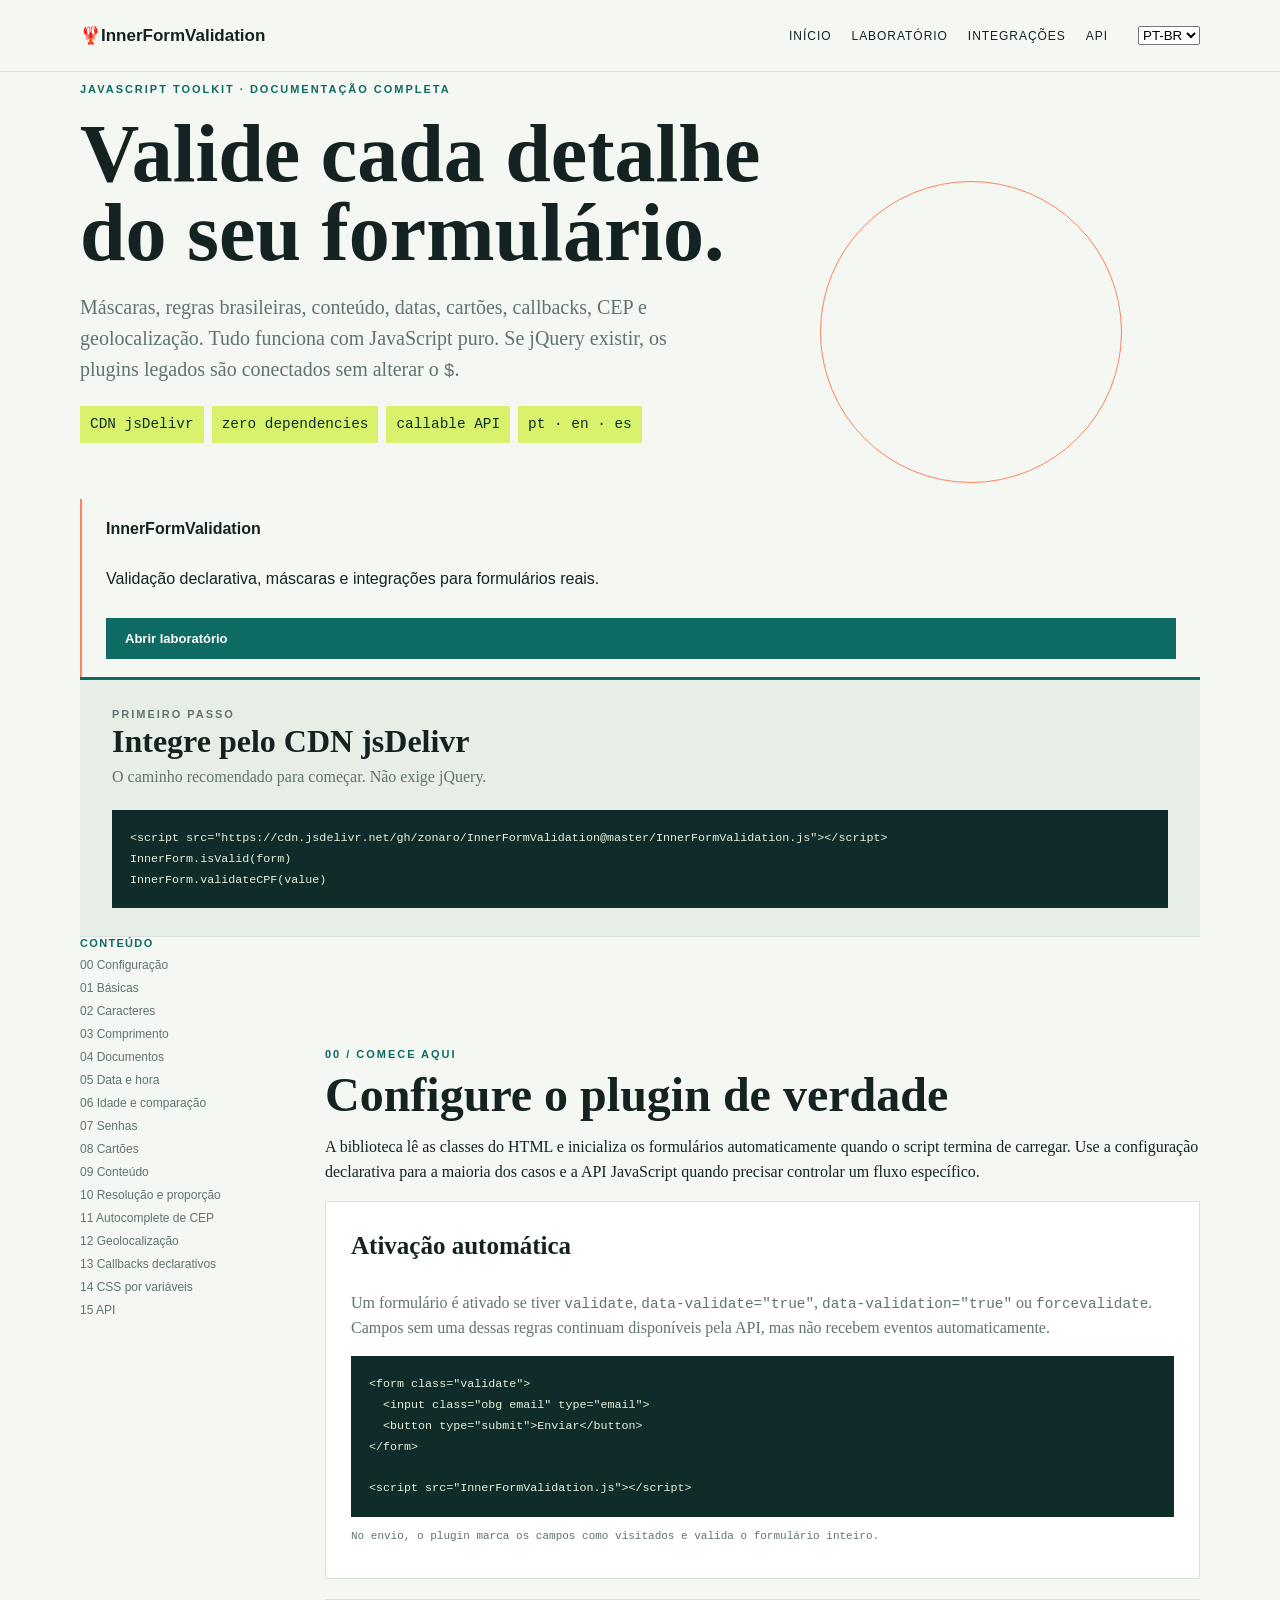
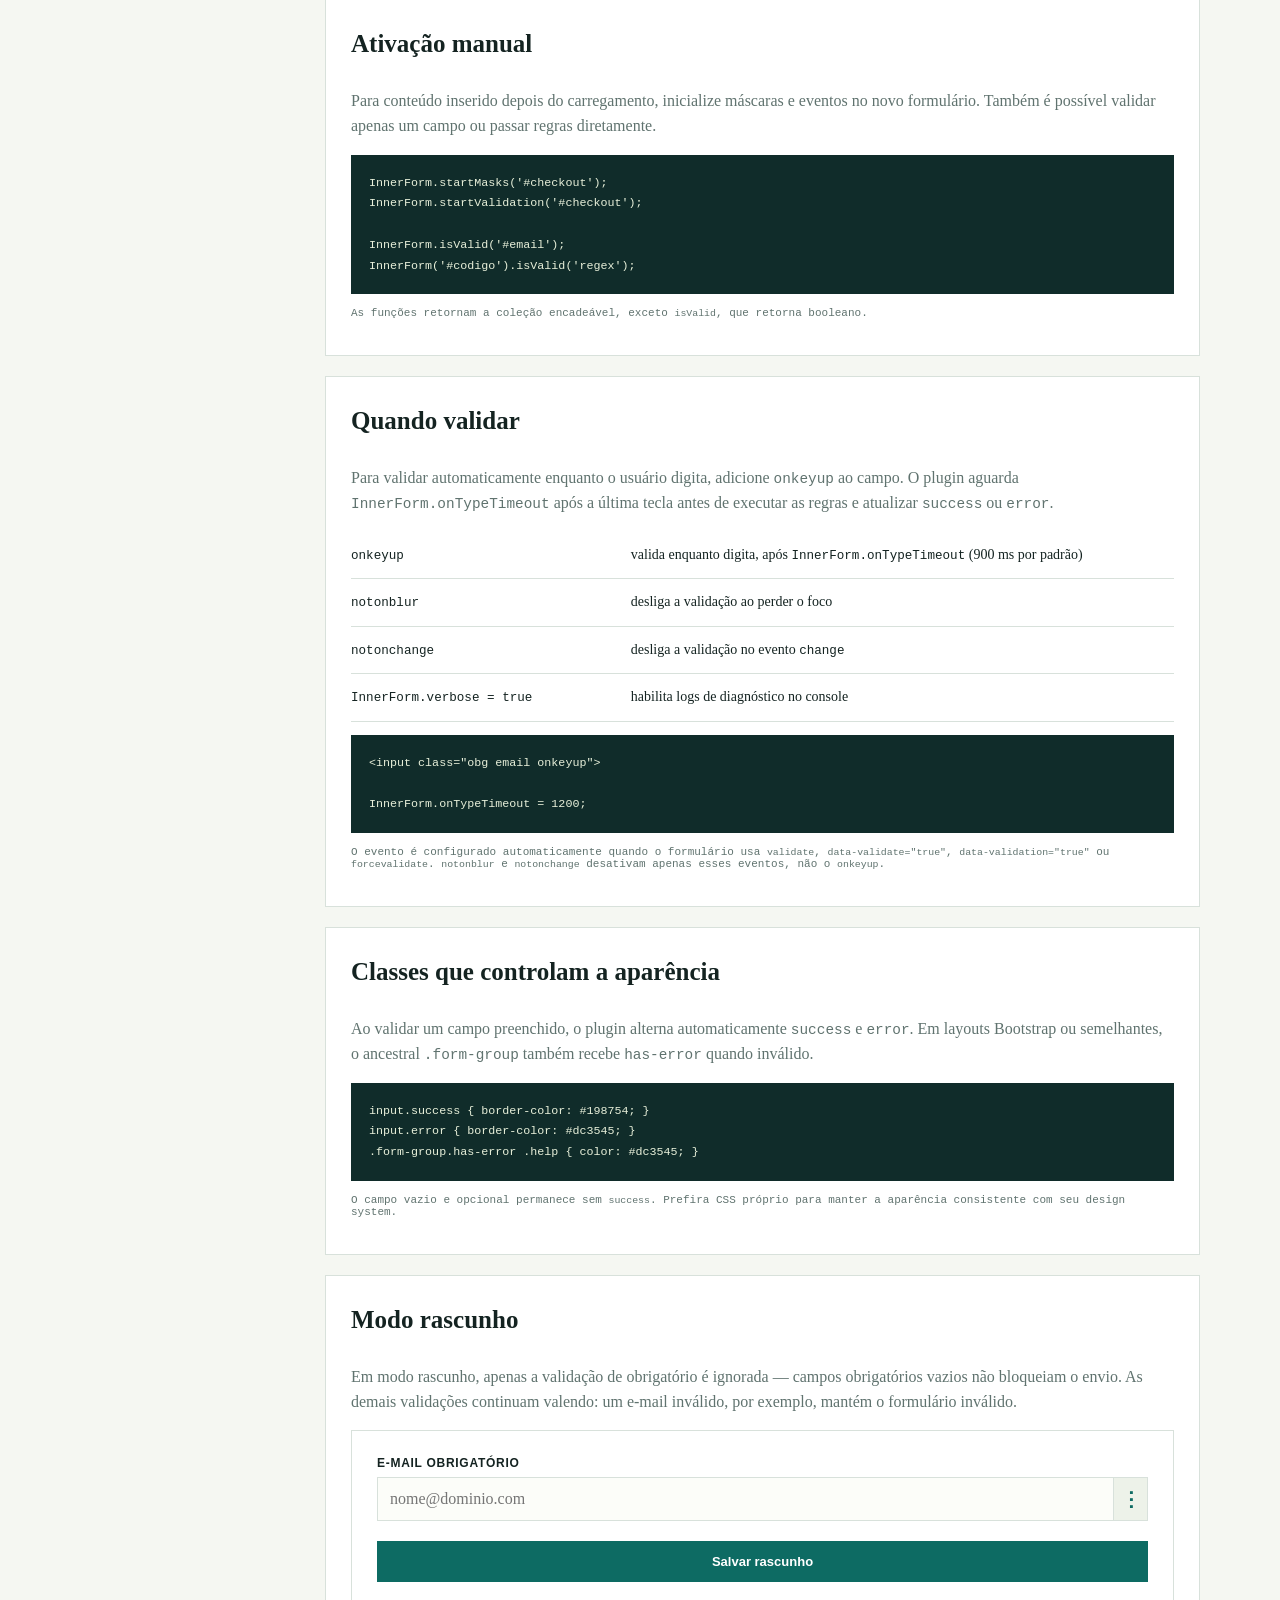
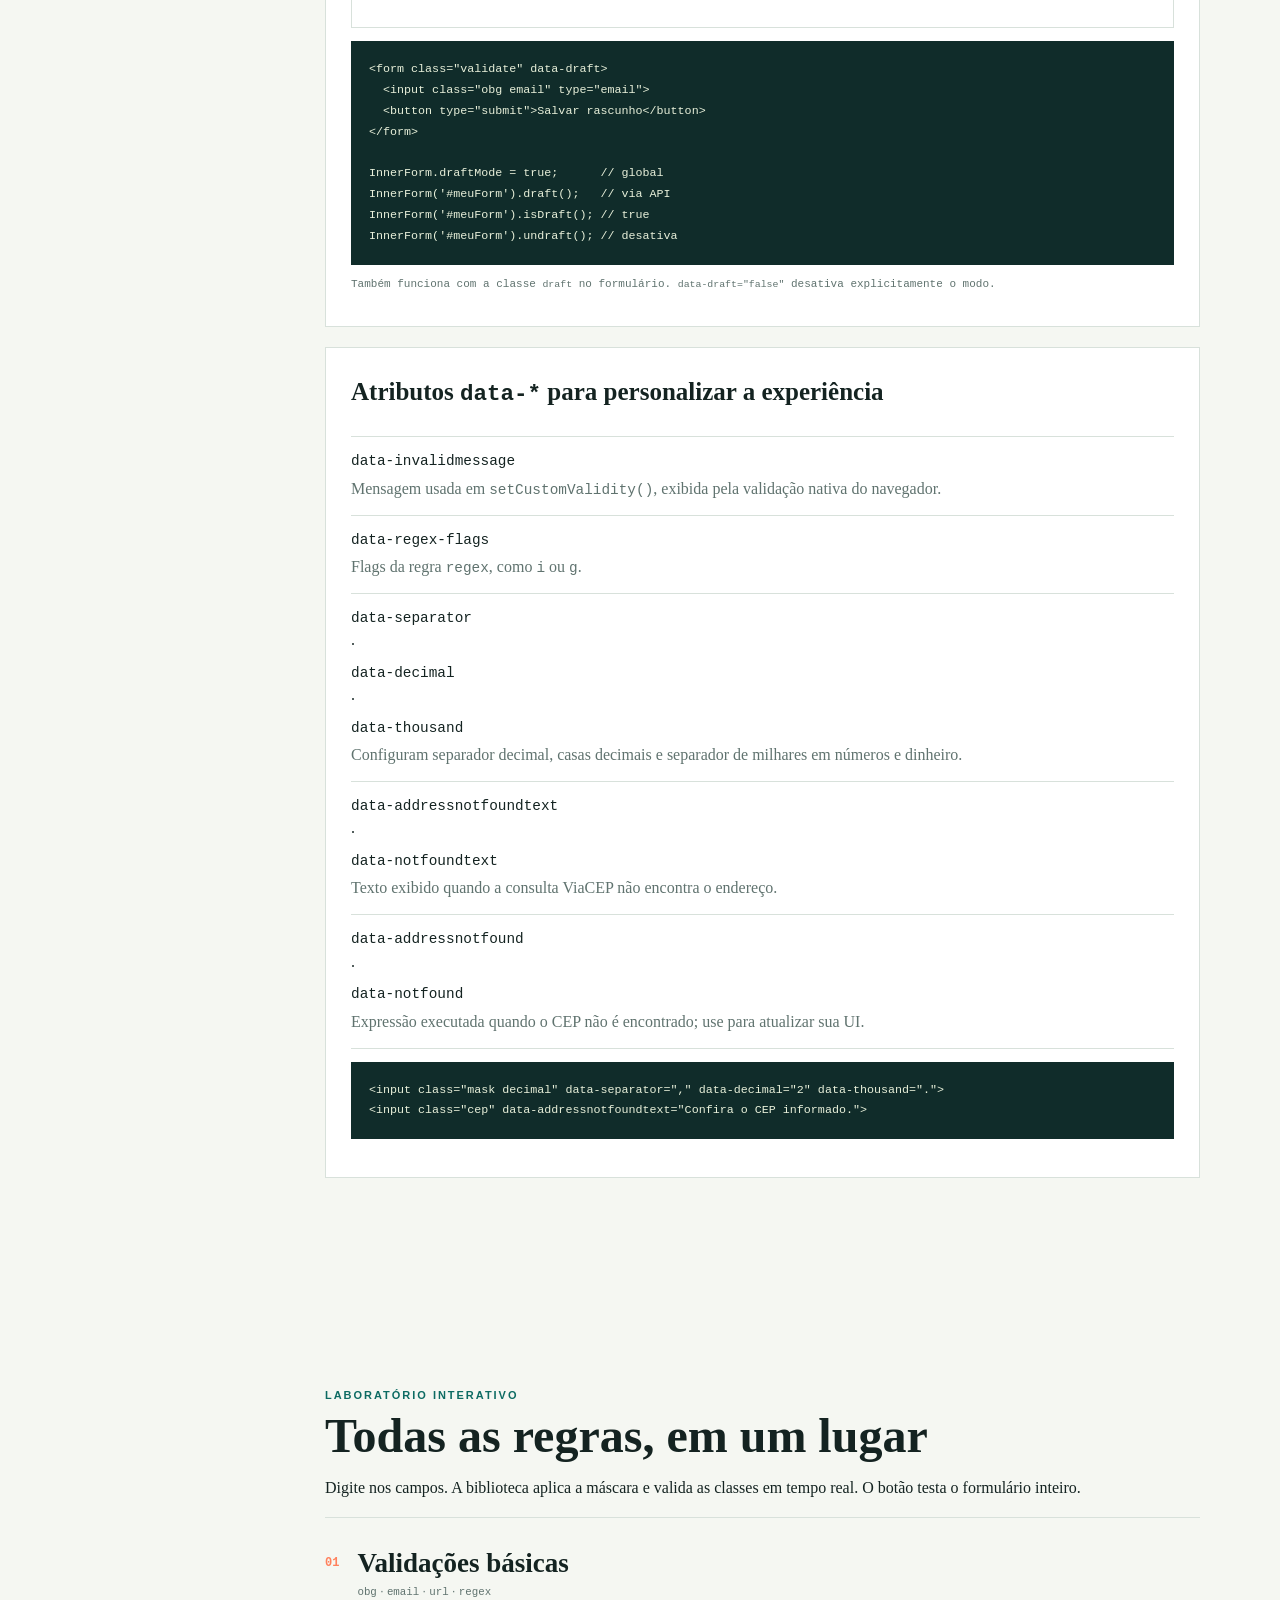
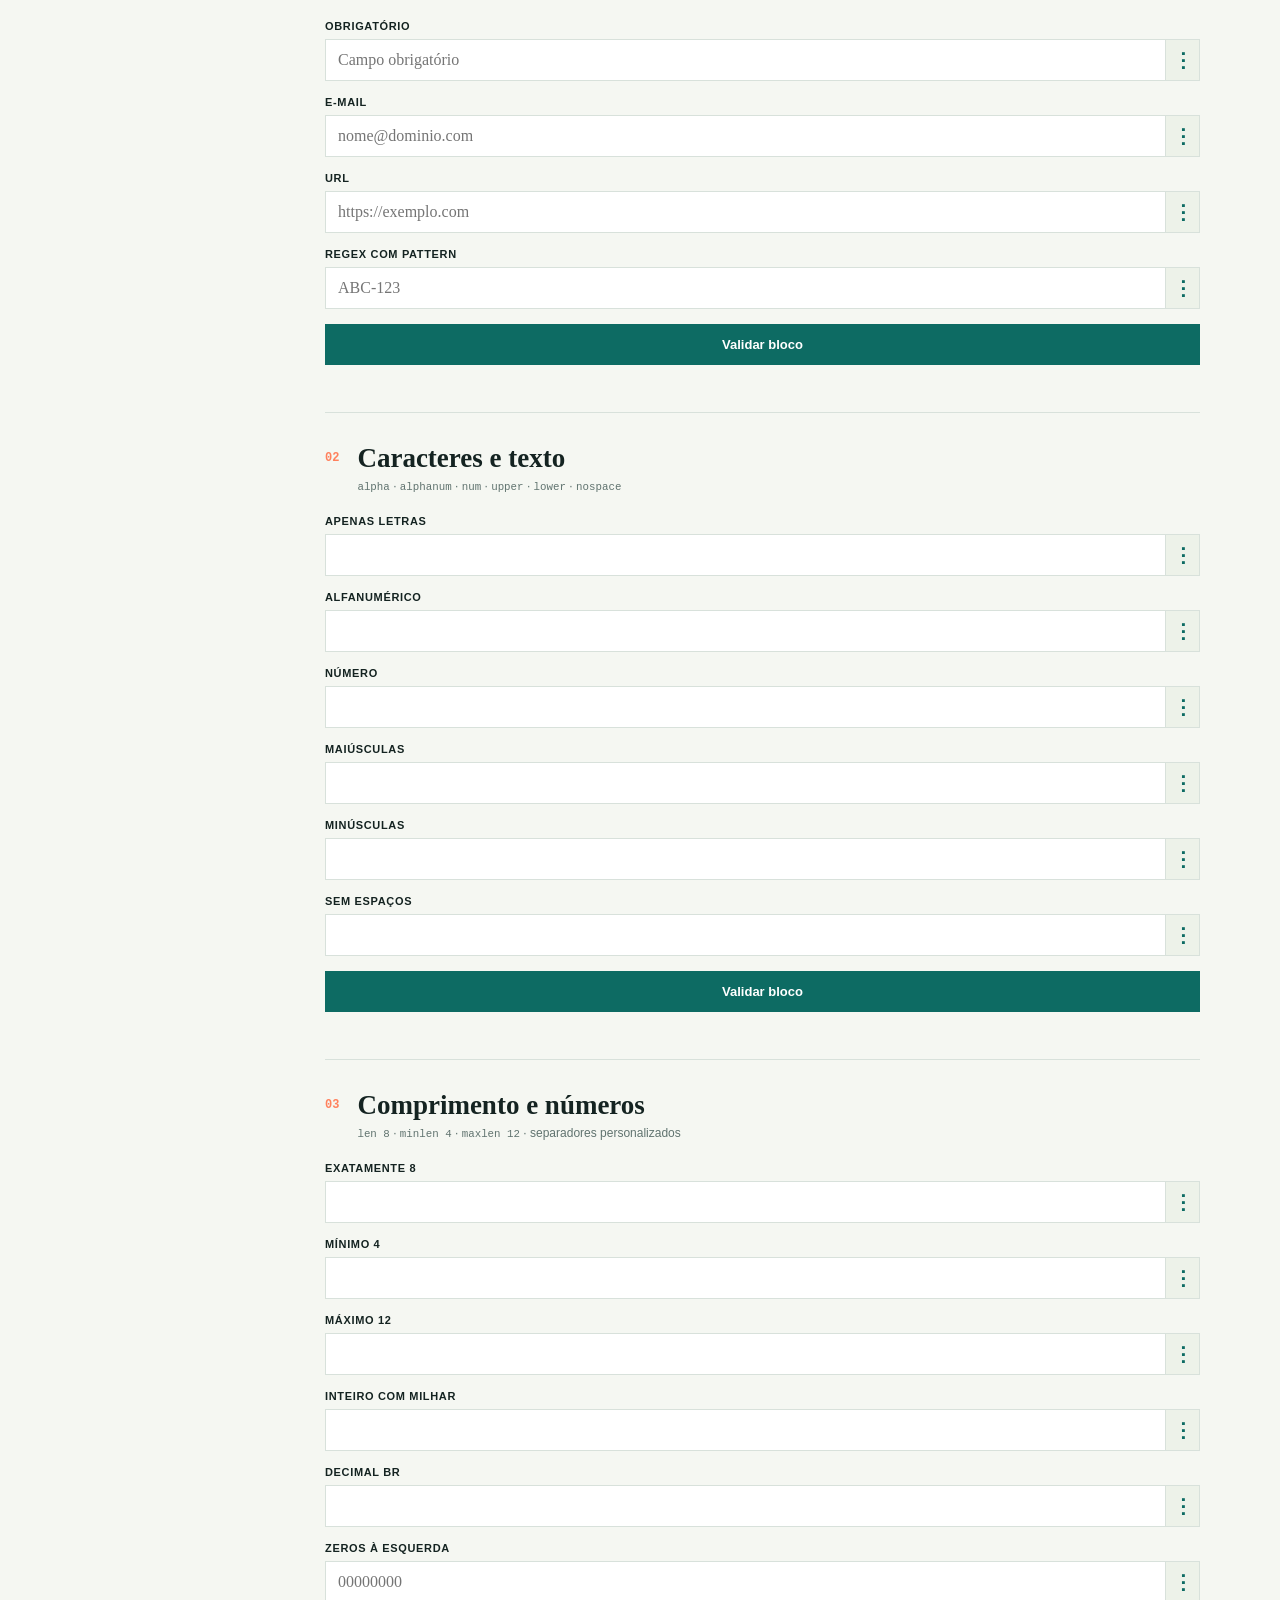
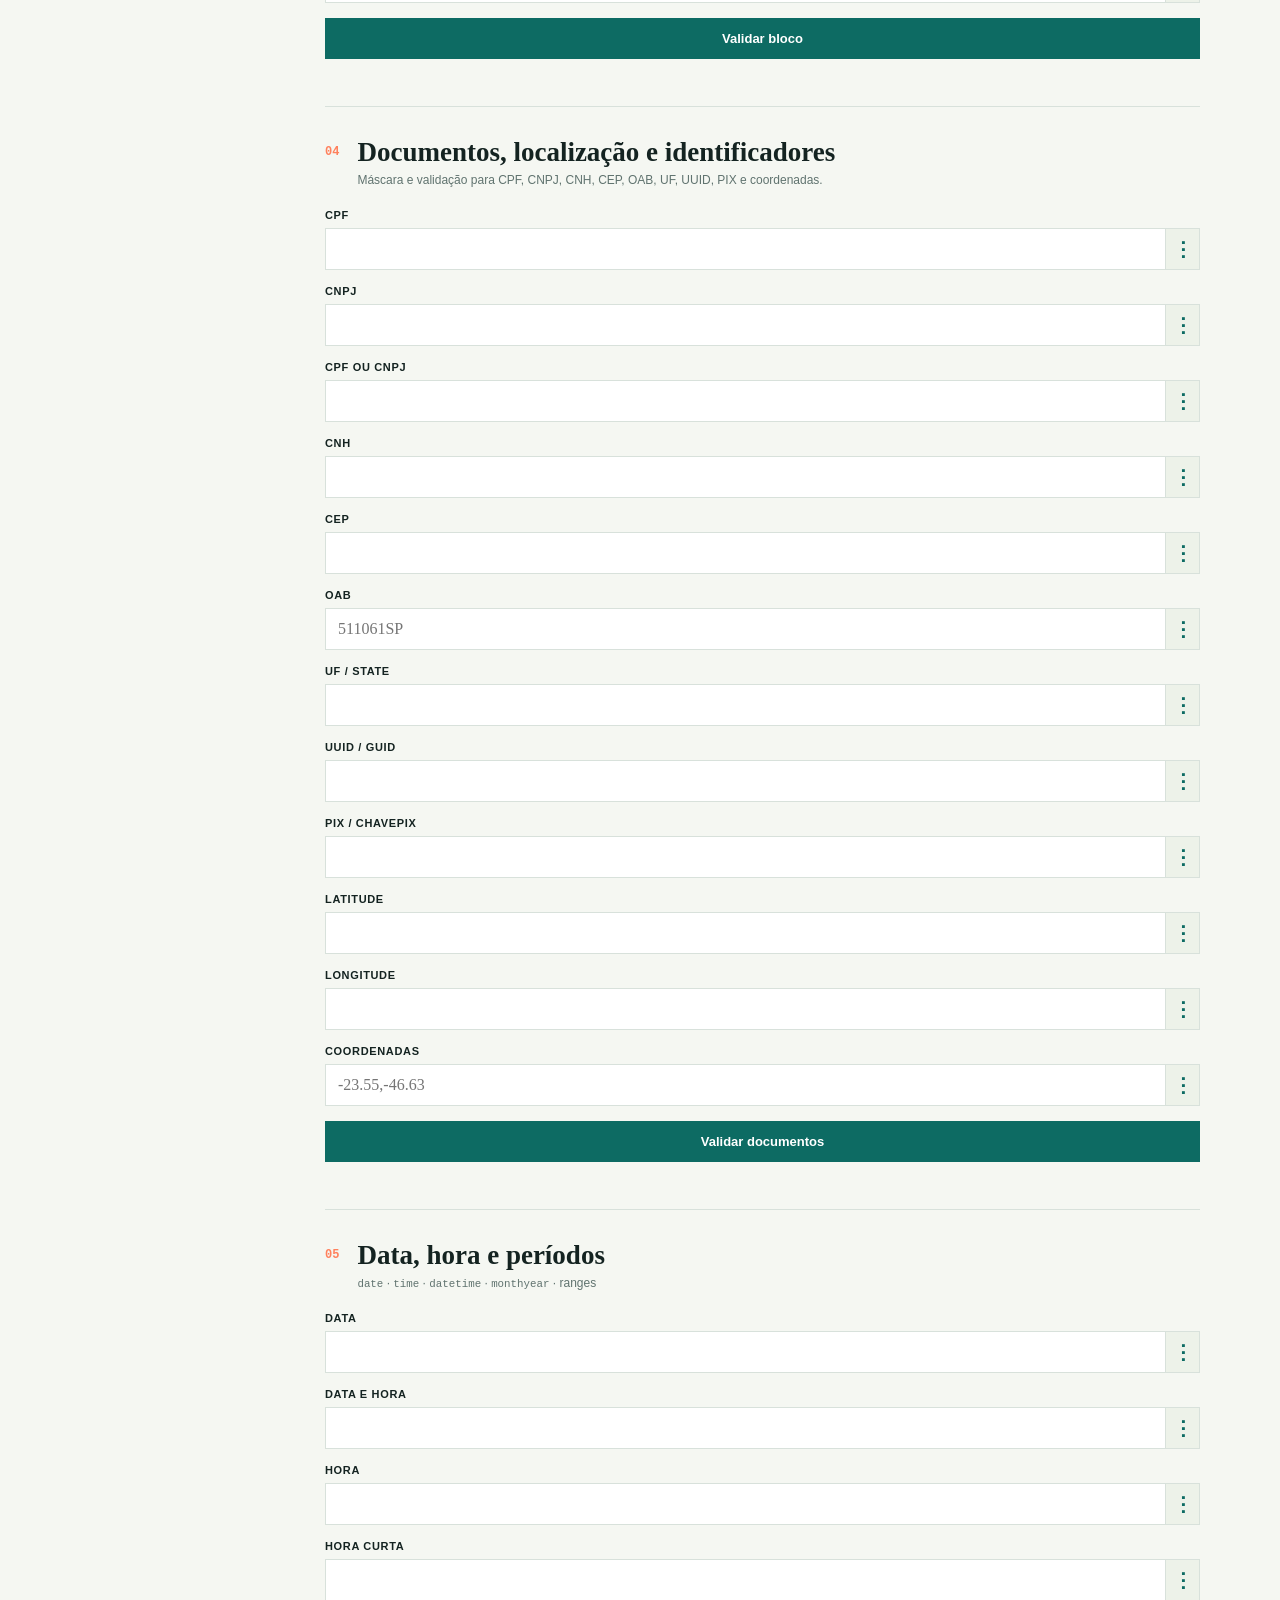
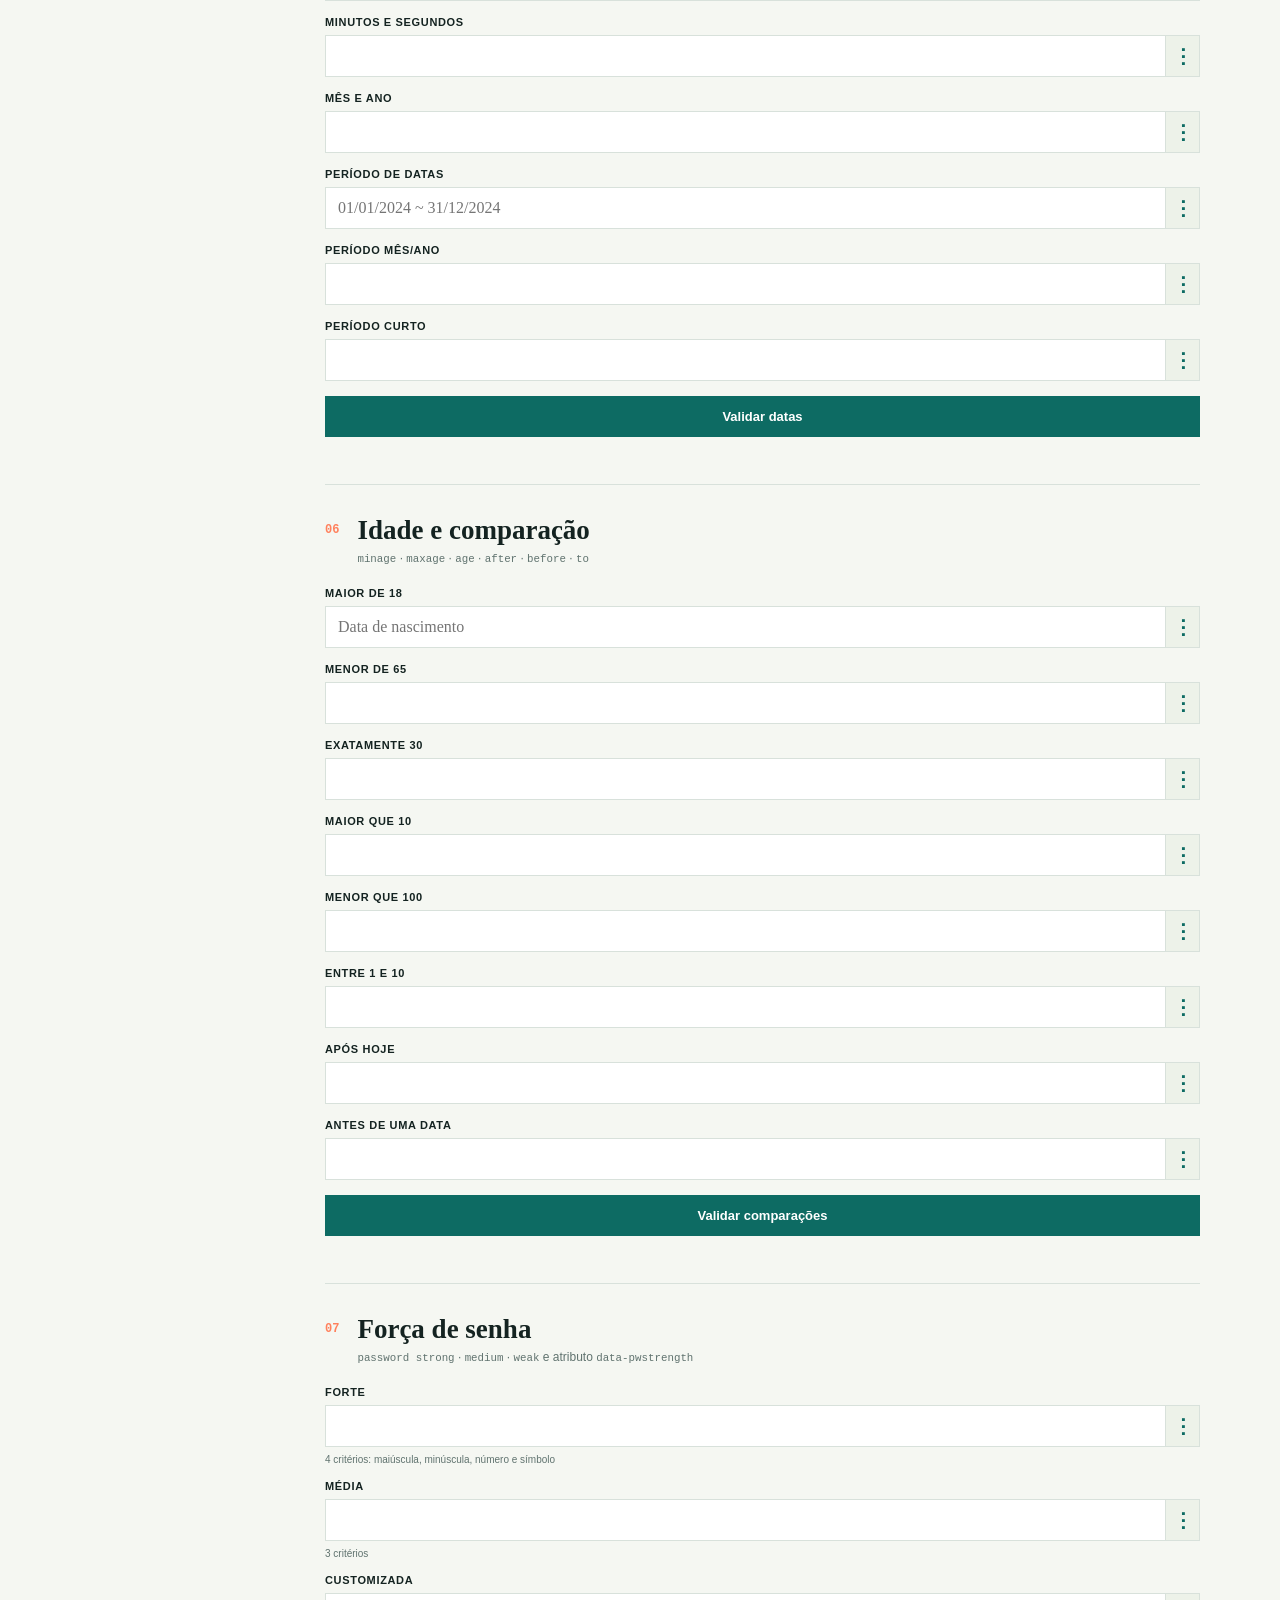
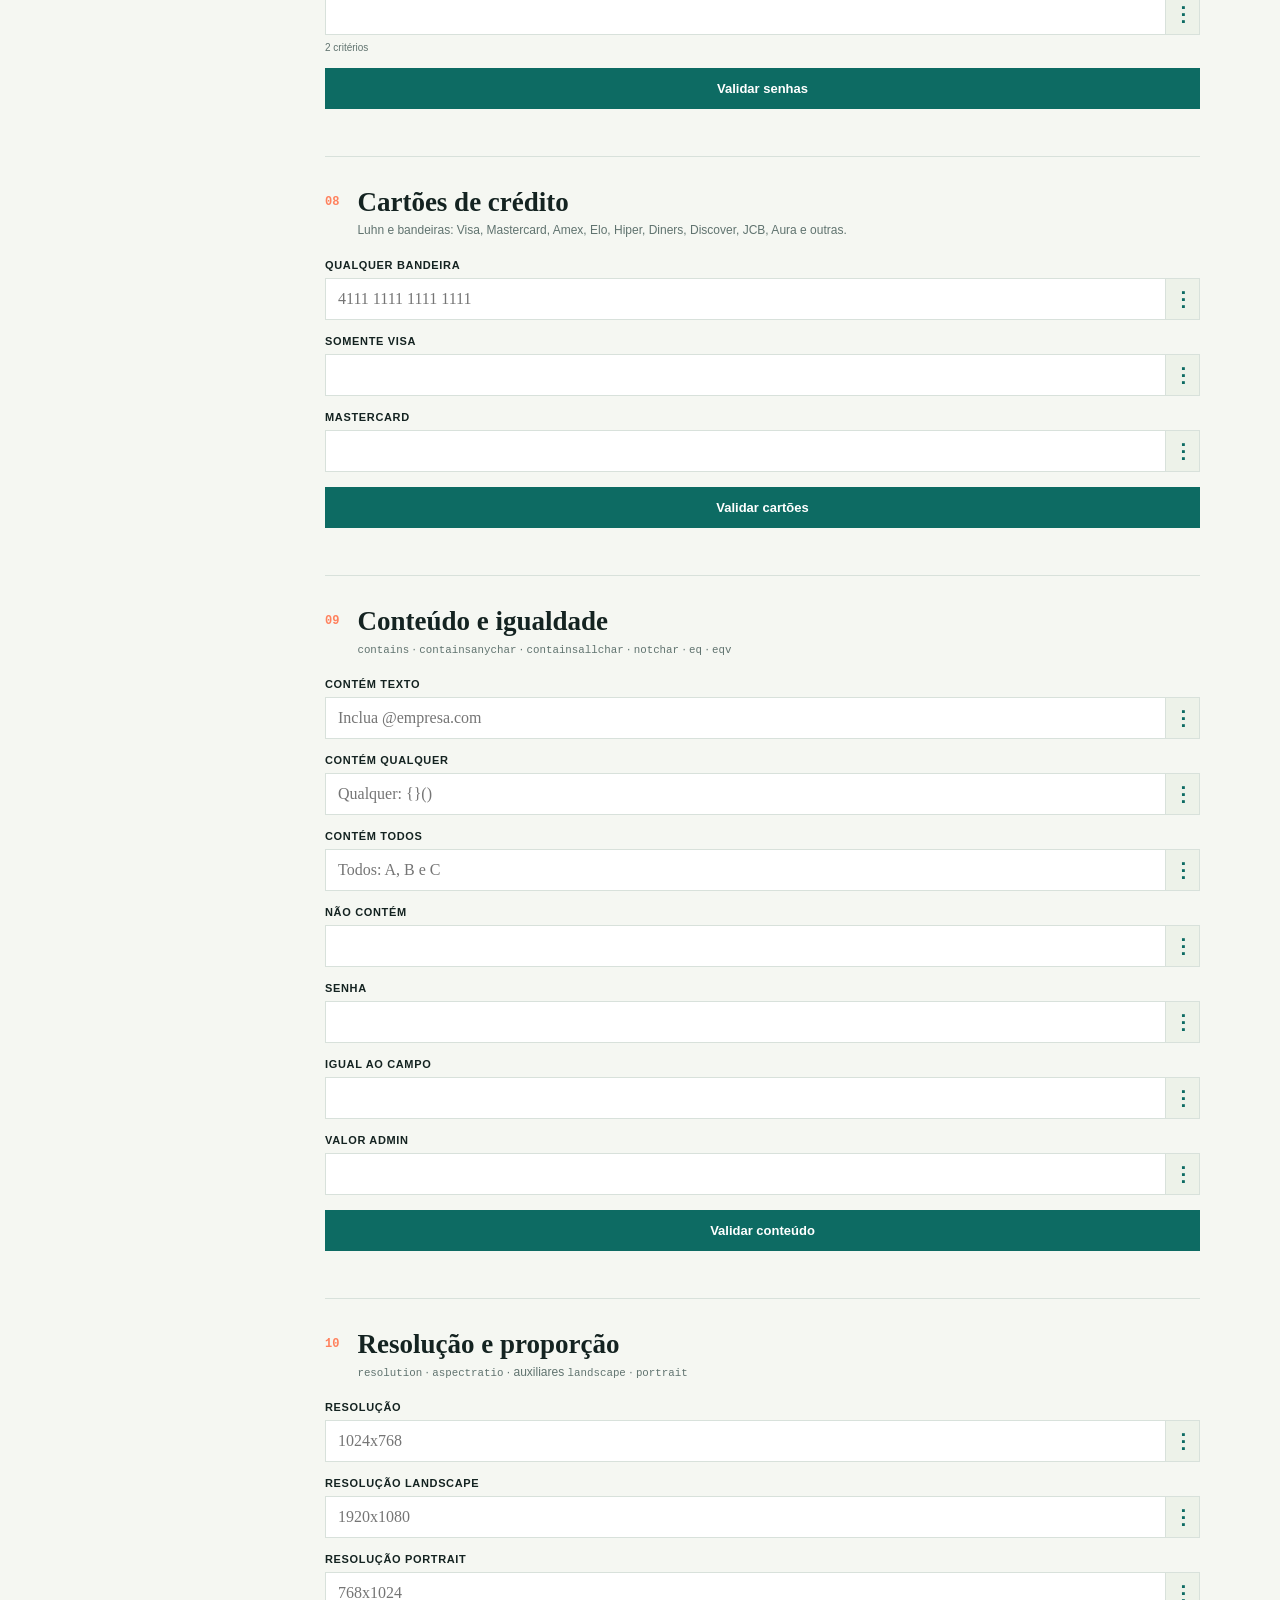
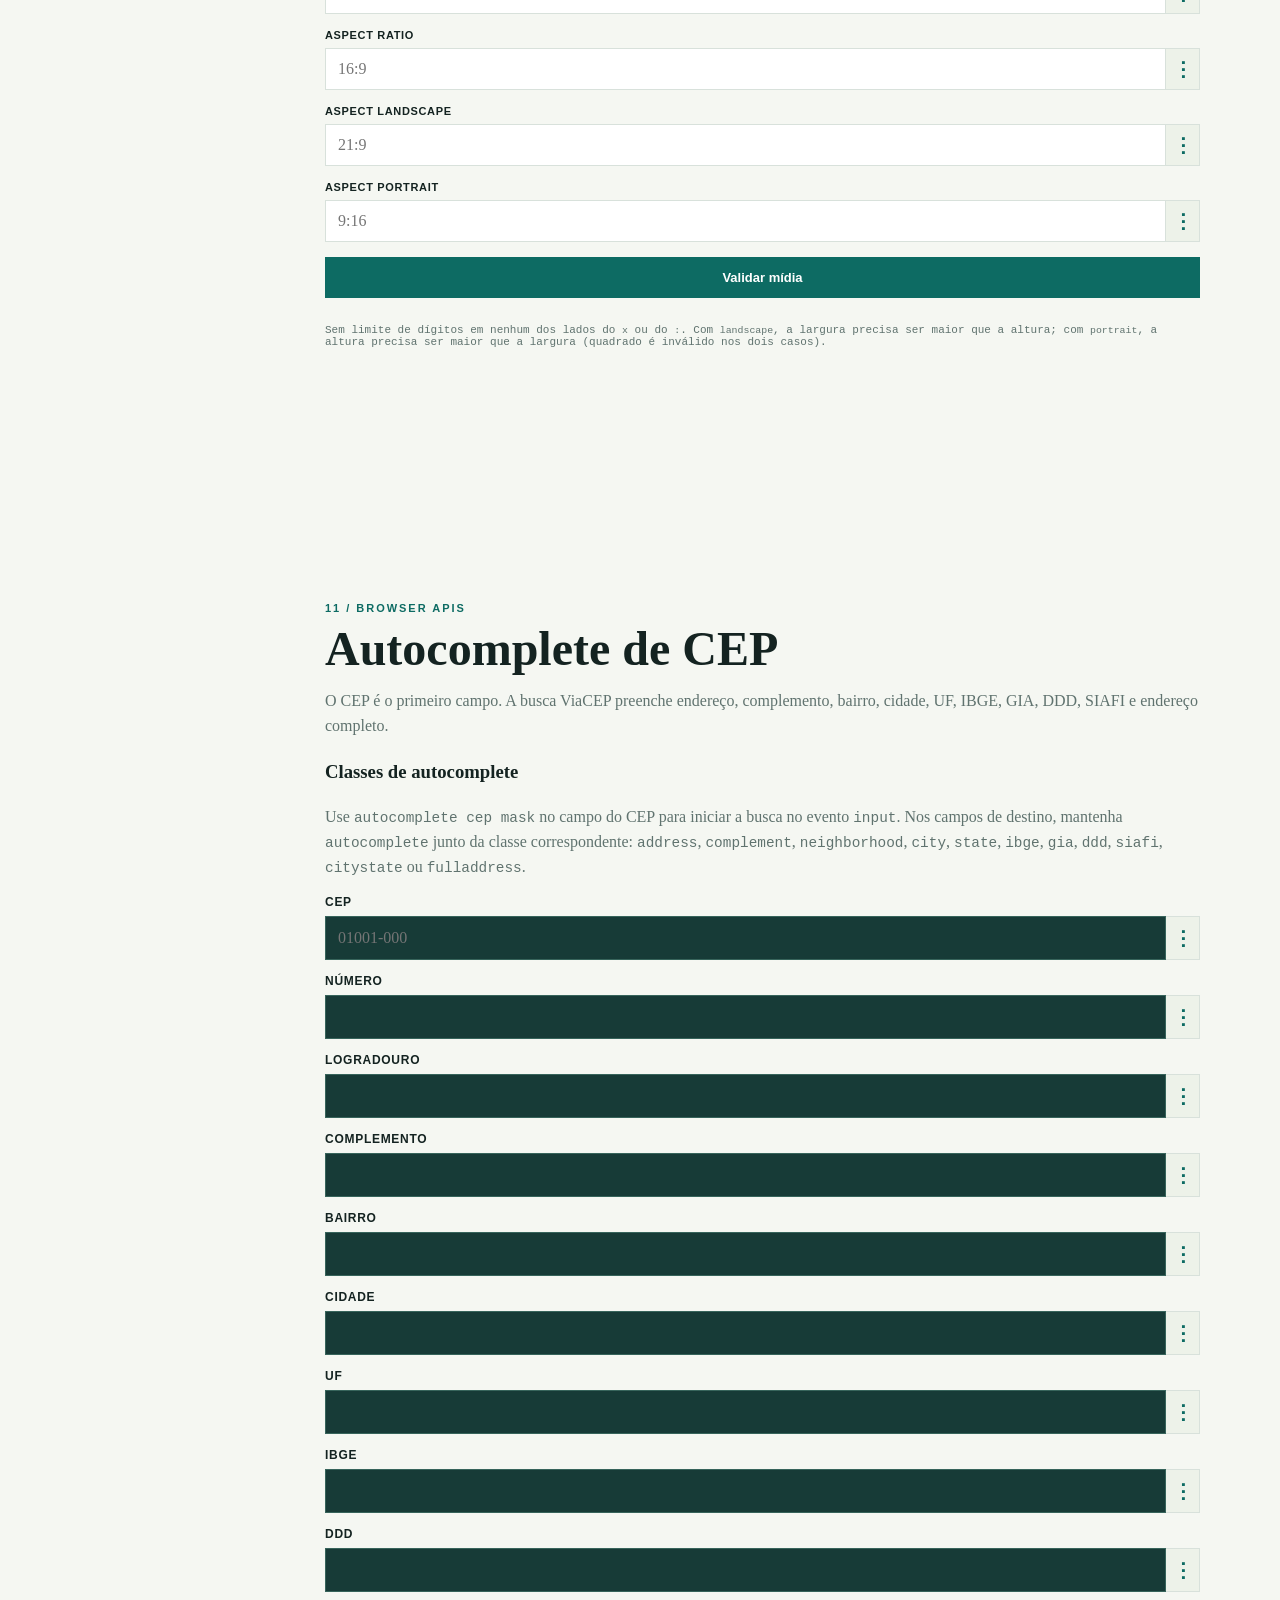
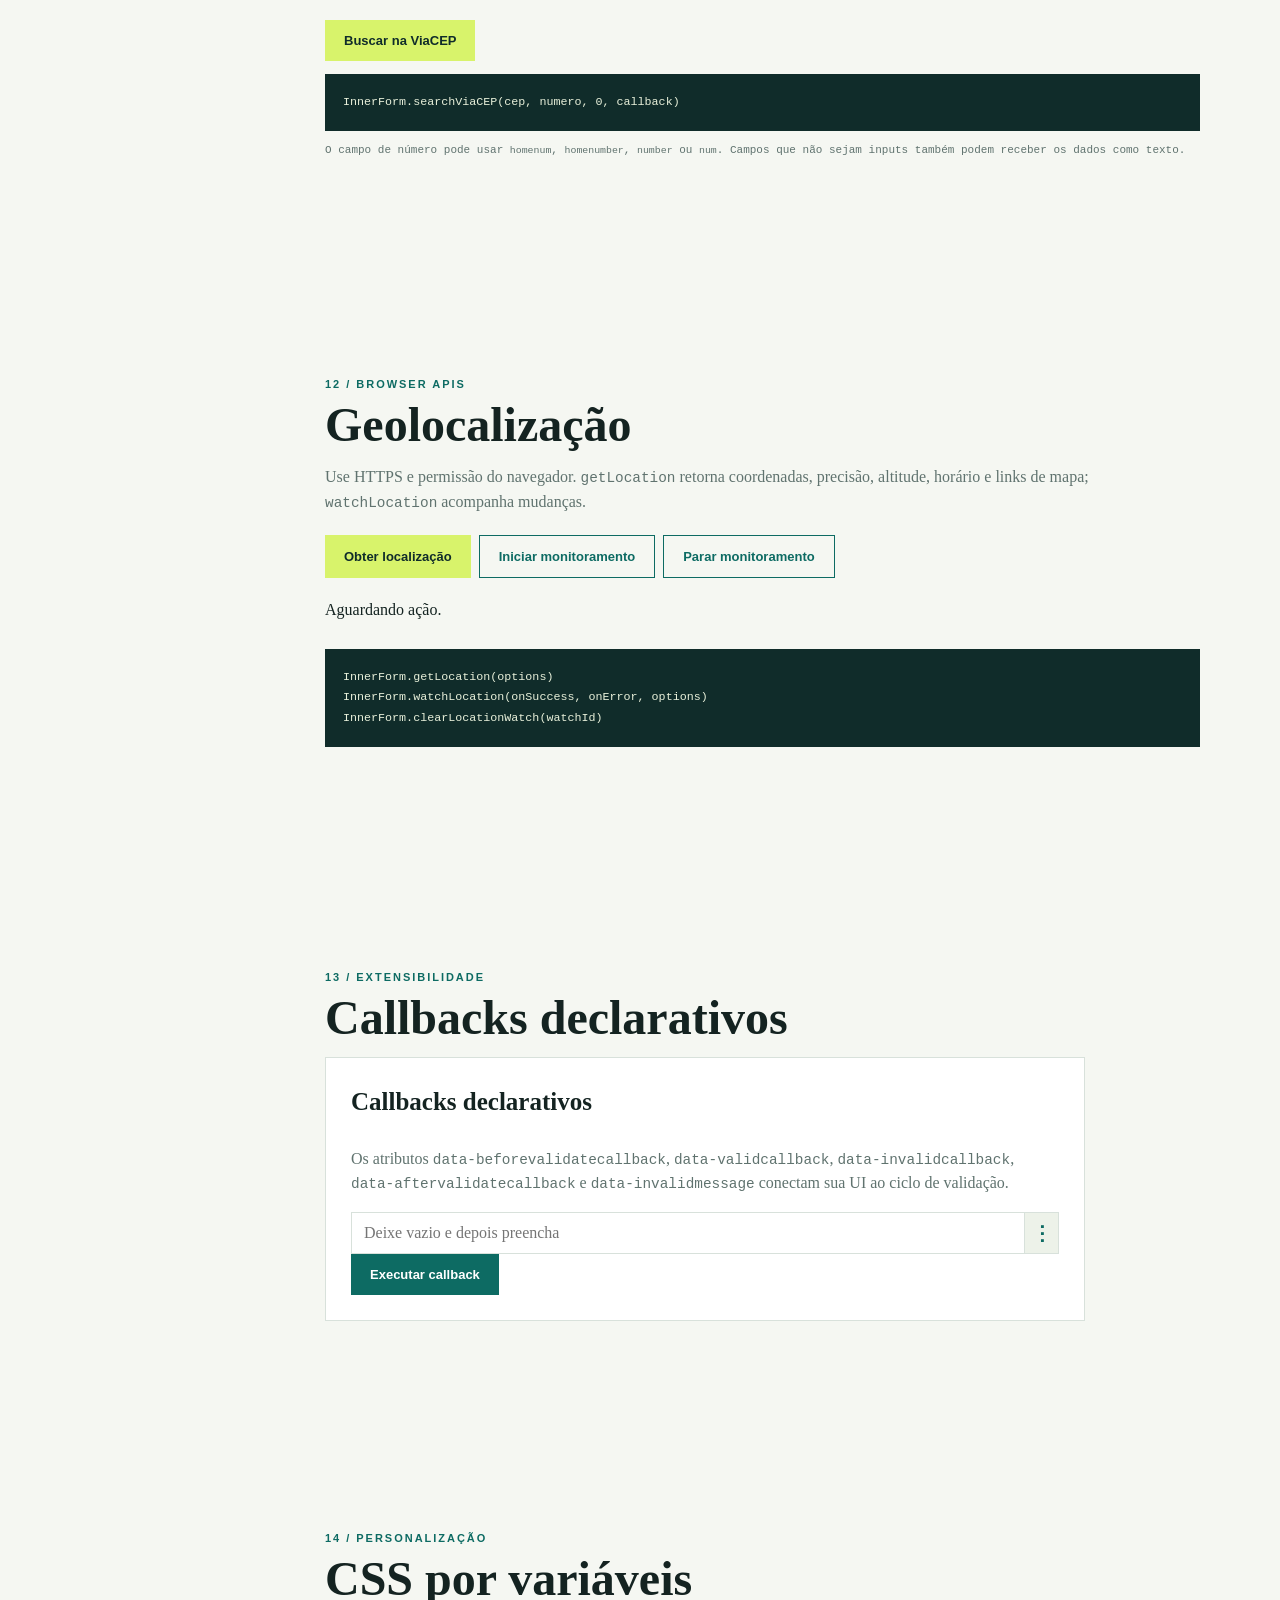
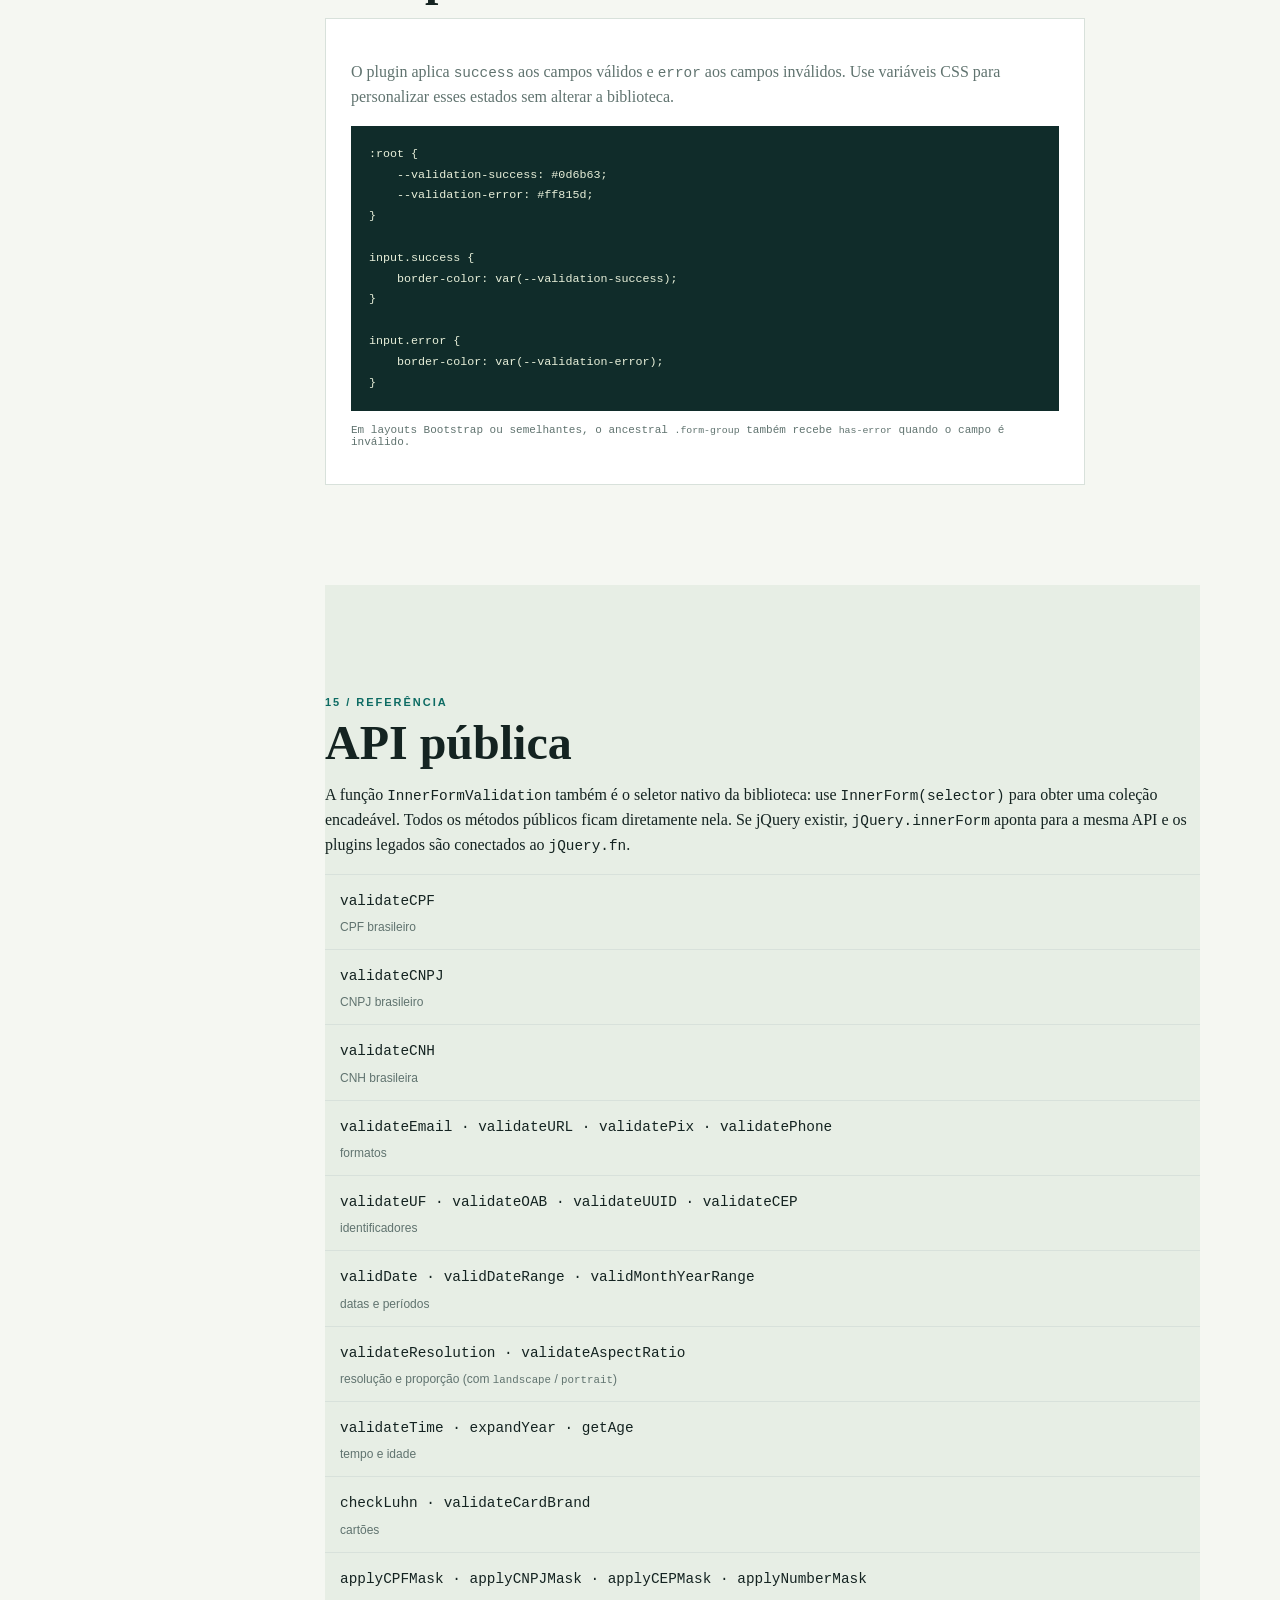
<file: index.html>
<!doctype html>
<html lang="pt-BR">

<head>
    <meta charset="utf-8">
    <meta name="viewport" content="width=device-width,initial-scale=1">
    <meta name="description"
        content="Documentação completa do InnerFormValidation: validações brasileiras, máscaras, callbacks, ViaCEP, geolocalização e API JavaScript sem dependências.">
    <meta name="keywords"
        content="InnerFormValidation, JavaScript, CPF, CNPJ, CNH, OAB, PIX, CEP, ViaCEP, geolocalização, máscara, validação">
    <meta property="og:title" content="InnerFormValidation | Laboratório e documentação">
    <meta property="og:description" content="Teste todas as validações, máscaras e integrações do InnerForm.">
    <meta property="og:type" content="website">
    <link rel="canonical" href="https://zonaro.github.io/InnerFormValidation/">
    <link rel="stylesheet" href="styles.css">
    <title>InnerFormValidation | Documentação completa</title>
    <script
        type="application/ld+json">{"@context":"https://schema.org","@type":"TechArticle","headline":"InnerFormValidation: documentação completa","description":"API JavaScript independente de jQuery para validação, máscaras, ViaCEP e geolocalização.","url":"https://zonaro.github.io/InnerFormValidation/","programmingLanguage":"JavaScript","license":"https://opensource.org/licenses/MIT"}</script>
</head>

<body>
    <header class="topbar"><a class="brand" href="#inicio">🦞InnerFormValidation</a>
        <nav aria-label="Navegação"><a href="#inicio">Início</a><a href="#laboratorio">Laboratório</a><a
                href="#cep">Integrações</a><a href="#api">API</a></nav><select id="language" aria-label="Idioma">
            <option value="pt">PT-BR</option>
            <option value="en">EN</option>
            <option value="es">ES</option>
        </select>
    </header>
    <main>
        <section id="inicio" class="hero wrap">
            <div>
                <p class="eyebrow">JavaScript toolkit · documentação completa</p>
                <h1>Valide cada detalhe do seu formulário.</h1>
                <p class="lede">Máscaras, regras brasileiras, conteúdo, datas, cartões, callbacks, CEP e geolocalização.
                    Tudo funciona com JavaScript puro. Se jQuery existir, os plugins legados são conectados sem alterar
                    o <code>$</code>.</p>
                <p class="chips">
                    <code>CDN jsDelivr</code><code>zero dependencies</code><code>callable API</code><code>pt · en · es</code>
                </p>
            </div>
            <aside class="hero-note"><strong>InnerFormValidation</strong>
                <p>Validação declarativa, máscaras e integrações para formulários reais.</p><a class="button primary"
                    href="#laboratorio">Abrir laboratório</a>
            </aside>
        </section>
        <section id="cdn" class="cdn-strip wrap">
            <div>
                <p class="eyebrow">Primeiro passo</p>
                <h2>Integre pelo CDN jsDelivr</h2>
                <p>O caminho recomendado para começar. Não exige jQuery.</p>
            </div>
            <pre><code>&lt;script src="https://cdn.jsdelivr.net/gh/zonaro/InnerFormValidation@master/InnerFormValidation.js"&gt;&lt;/script&gt;
InnerForm.isValid(form)
InnerForm.validateCPF(value)</code></pre>
        </section>
        <div class="layout wrap">
            <aside class="toc"><strong>Conteúdo</strong><a href="#configuracao">00 Configuração</a><a href="#basicas">01
                    Básicas</a><a href="#strings">02
                    Caracteres</a><a href="#tamanho">03 Comprimento</a><a href="#documentos">04 Documentos</a><a
                    href="#datas">05 Data e hora</a><a href="#comparacoes">06 Idade e comparação</a><a href="#senha">07
                    Senhas</a><a href="#cartoes">08 Cartões</a><a href="#conteudo">09 Conteúdo</a><a href="#midia">10
                    Resolução e proporção</a><a href="#cep">11
                    Autocomplete de CEP</a><a href="#geolocation">12 Geolocalização</a><a href="#callbacks">13 Callbacks
                    declarativos</a><a href="#css-variaveis">14 CSS por variáveis</a><a href="#api">15 API</a>
            </aside>
            <div class="content">
                <section id="configuracao" class="section configuration">
                    <p class="eyebrow">00 / comece aqui</p>
                    <h2>Configure o plugin de verdade</h2>
                    <p class="intro">A biblioteca lê as classes do HTML e inicializa os formulários automaticamente
                        quando o script termina de carregar. Use a configuração declarativa para a maioria dos casos e a
                        API JavaScript quando precisar controlar um fluxo específico.</p>
                    <div class="columns">
                        <article class="panel">
                            <h3>Ativação automática</h3>
                            <p>Um formulário é ativado se tiver <code>validate</code>,
                                <code>data-validate="true"</code>, <code>data-validation="true"</code> ou
                                <code>forcevalidate</code>. Campos sem uma dessas regras continuam disponíveis pela API,
                                mas não recebem eventos automaticamente.
                            </p>
                            <pre><code>&lt;form class="validate"&gt;
  &lt;input class="obg email" type="email"&gt;
  &lt;button type="submit"&gt;Enviar&lt;/button&gt;
&lt;/form&gt;

&lt;script src="InnerFormValidation.js"&gt;&lt;/script&gt;</code></pre>
                            <p class="hint">No envio, o plugin marca os campos como visitados e valida o formulário
                                inteiro.</p>
                        </article>
                        <article class="panel">
                            <h3>Ativação manual</h3>
                            <p>Para conteúdo inserido depois do carregamento, inicialize máscaras e eventos no novo
                                formulário. Também é possível validar apenas um campo ou passar regras diretamente.</p>
                            <pre><code>InnerForm.startMasks('#checkout');
InnerForm.startValidation('#checkout');

InnerForm.isValid('#email');
InnerForm('#codigo').isValid('regex');</code></pre>
                            <p class="hint">As funções retornam a coleção encadeável, exceto <code>isValid</code>, que
                                retorna booleano.</p>
                        </article>
                    </div>
                    <div class="configuration-grid">
                        <article class="panel">
                            <h3>Quando validar</h3>
                            <p>Para validar automaticamente enquanto o usuário digita, adicione <code>onkeyup</code> ao
                                campo. O plugin aguarda <code>InnerForm.onTypeTimeout</code> após a última tecla antes
                                de
                                executar as regras e atualizar <code>success</code> ou <code>error</code>.</p>
                            <table class="config-table">
                                <tbody>
                                    <tr>
                                        <th><code>onkeyup</code></th>
                                        <td>valida enquanto digita, após <code>InnerForm.onTypeTimeout</code> (900 ms
                                            por padrão)</td>
                                    </tr>
                                    <tr>
                                        <th><code>notonblur</code></th>
                                        <td>desliga a validação ao perder o foco</td>
                                    </tr>
                                    <tr>
                                        <th><code>notonchange</code></th>
                                        <td>desliga a validação no evento <code>change</code></td>
                                    </tr>
                                    <tr>
                                        <th><code>InnerForm.verbose = true</code></th>
                                        <td>habilita logs de diagnóstico no console</td>
                                    </tr>
                                </tbody>
                            </table>
                            <pre><code>&lt;input class="obg email onkeyup"&gt;

InnerForm.onTypeTimeout = 1200;</code></pre>
                            <p class="hint">O evento é configurado automaticamente quando o formulário usa
                                <code>validate</code>, <code>data-validate="true"</code>,
                                <code>data-validation="true"</code>
                                ou <code>forcevalidate</code>. <code>notonblur</code> e <code>notonchange</code>
                                desativam
                                apenas esses eventos, não o <code>onkeyup</code>.
                            </p>
                        </article>
                        <article class="panel">
                            <h3>Classes que controlam a aparência</h3>
                            <p>Ao validar um campo preenchido, o plugin alterna automaticamente <code>success</code> e
                                <code>error</code>. Em layouts Bootstrap ou semelhantes, o ancestral
                                <code>.form-group</code> também recebe <code>has-error</code> quando inválido.
                            </p>
                            <pre><code>input.success { border-color: #198754; }
input.error { border-color: #dc3545; }
.form-group.has-error .help { color: #dc3545; }</code></pre>
                            <p class="hint">O campo vazio e opcional permanece sem <code>success</code>. Prefira CSS
                                próprio para manter a aparência consistente com seu design system.</p>
                        </article>
                        <article class="panel">
                            <h3>Modo rascunho</h3>
                            <p>Em modo rascunho, apenas a validação de obrigatório é ignorada — campos obrigatórios
                                vazios não bloqueiam o envio. As demais validações continuam valendo: um e-mail
                                inválido, por exemplo, mantém o formulário inválido.</p>
                            <form class="validate demo-form" data-draft data-demo-form>
                                <label>E-mail obrigatório<input class="obg email"
                                        placeholder="nome@dominio.com"></label>
                                <button class="button primary" type="submit">Salvar rascunho</button>
                                <output></output>
                            </form>
                            <pre><code>&lt;form class="validate" data-draft&gt;
  &lt;input class="obg email" type="email"&gt;
  &lt;button type="submit"&gt;Salvar rascunho&lt;/button&gt;
&lt;/form&gt;

InnerForm.draftMode = true;      // global
InnerForm('#meuForm').draft();   // via API
InnerForm('#meuForm').isDraft(); // true
InnerForm('#meuForm').undraft(); // desativa</code></pre>
                            <p class="hint">Também funciona com a classe <code>draft</code> no formulário.
                                <code>data-draft="false"</code> desativa explicitamente o modo.</p>
                        </article>
                    </div>
                    <article class="panel data-panel">
                        <h3>Atributos <code>data-*</code> para personalizar a experiência</h3>
                        <div class="data-table">
                            <div><code>data-invalidmessage</code><span>Mensagem usada em
                                    <code>setCustomValidity()</code>, exibida pela validação nativa do navegador.</span>
                            </div>
                            <div><code>data-regex-flags</code><span>Flags da regra <code>regex</code>, como
                                    <code>i</code> ou <code>g</code>.</span></div>
                            <div><code>data-separator</code> · <code>data-decimal</code> ·
                                <code>data-thousand</code><span>Configuram separador decimal, casas decimais e separador
                                    de milhares em números e dinheiro.</span>
                            </div>
                            <div><code>data-addressnotfoundtext</code> · <code>data-notfoundtext</code><span>Texto
                                    exibido quando a consulta ViaCEP não encontra o endereço.</span></div>
                            <div><code>data-addressnotfound</code> · <code>data-notfound</code><span>Expressão executada
                                    quando o CEP não é encontrado; use para atualizar sua UI.</span></div>
                        </div>
                        <pre><code>&lt;input class="mask decimal" data-separator="," data-decimal="2" data-thousand="."&gt;
&lt;input class="cep" data-addressnotfoundtext="Confira o CEP informado."&gt;</code></pre>
                    </article>
                </section>
                <section id="laboratorio" class="section">
                    <p class="eyebrow">Laboratório interativo</p>
                    <h2>Todas as regras, em um lugar</h2>
                    <p class="intro">Digite nos campos. A biblioteca aplica a máscara e valida as classes em tempo real.
                        O botão testa o formulário inteiro.</p>
                    <section id="basicas" class="demo-block">
                        <header><span>01</span>
                            <div>
                                <h3>Validações básicas</h3>
                                <p><code>obg</code> · <code>email</code> · <code>url</code> · <code>regex</code></p>
                            </div>
                        </header>
                        <form class="validate demo-grid" data-demo-form><label>Obrigatório<input class="obg"
                                    placeholder="Campo obrigatório"></label><label>E-mail<input class="email"
                                    placeholder="nome@dominio.com"></label><label>URL<input class="url"
                                    placeholder="https://exemplo.com"></label><label>Regex com pattern<input
                                    class="regex" pattern="^[A-Z]{3}-[0-9]{3}$" placeholder="ABC-123"></label><button
                                class="button primary" type="submit">Validar bloco</button><output></output></form>
                    </section>
                    <section id="strings" class="demo-block">
                        <header><span>02</span>
                            <div>
                                <h3>Caracteres e texto</h3>
                                <p><code>alpha</code> · <code>alphanum</code> · <code>num</code> · <code>upper</code> ·
                                    <code>lower</code> · <code>nospace</code>
                                </p>
                            </div>
                        </header>
                        <form class="validate demo-grid compact" data-demo-form><label>Apenas letras<input
                                    class="mask alpha"></label><label>Alfanumérico<input
                                    class="mask alphanum"></label><label>Número<input
                                    class="mask num"></label><label>Maiúsculas<input
                                    class="mask upper"></label><label>Minúsculas<input
                                    class="mask lower"></label><label>Sem espaços<input
                                    class="mask nospace"></label><button class="button primary" type="submit">Validar
                                bloco</button><output></output></form>
                    </section>
                    <section id="tamanho" class="demo-block">
                        <header><span>03</span>
                            <div>
                                <h3>Comprimento e números</h3>
                                <p><code>len 8</code> · <code>minlen 4</code> · <code>maxlen 12</code> · separadores
                                    personalizados</p>
                            </div>
                        </header>
                        <form class="validate demo-grid" data-demo-form><label>Exatamente 8<input
                                    class="len 8"></label><label>Mínimo 4<input class="minlen 4"></label><label>Máximo
                                12<input class="maxlen 12"></label><label>Inteiro com milhar<input class="mask integer"
                                    data-thousand="."></label><label>Decimal BR<input class="mask decimal"
                                    data-separator="," data-decimal="2" data-thousand="."></label><label>Zeros à
                                esquerda<input class="mask num leadingzero 8" placeholder="00000000"></label><button
                                class="button primary" type="submit">Validar bloco</button><output></output></form>
                    </section>
                    <section id="documentos" class="demo-block">
                        <header><span>04</span>
                            <div>
                                <h3>Documentos, localização e identificadores</h3>
                                <p>Máscara e validação para CPF, CNPJ, CNH, CEP, OAB, UF, UUID, PIX e coordenadas.</p>
                            </div>
                        </header>
                        <form class="validate demo-grid compact" data-demo-form><label>CPF<input
                                    class="mask cpf"></label><label>CNPJ<input class="mask cnpj"></label><label>CPF ou
                                CNPJ<input class="mask cpfcnpj"></label><label>CNH<input
                                    class="mask cnh"></label><label>CEP<input class="mask cep"></label><label>OAB<input
                                    class="mask oab" placeholder="511061SP"></label><label>UF / state<input
                                    class="mask uf"></label><label>UUID / GUID<input
                                    class="mask uuid"></label><label>PIX / chavepix<input
                                    class="pix"></label><label>Latitude<input
                                    class="mask latitude precision 6"></label><label>Longitude<input
                                    class="mask longitude precision 6"></label><label>Coordenadas<input
                                    class="coordinate" placeholder="-23.55,-46.63"></label><button
                                class="button primary" type="submit">Validar documentos</button><output></output></form>
                    </section>
                    <section id="datas" class="demo-block">
                        <header><span>05</span>
                            <div>
                                <h3>Data, hora e períodos</h3>
                                <p><code>date</code> · <code>time</code> · <code>datetime</code> ·
                                    <code>monthyear</code> · ranges
                                </p>
                            </div>
                        </header>
                        <form class="validate demo-grid compact" data-demo-form><label>Data<input
                                    class="mask date"></label><label>Data e hora<input
                                    class="mask datetime"></label><label>Hora<input
                                    class="mask time"></label><label>Hora curta<input
                                    class="mask shorttime"></label><label>Minutos e segundos<input
                                    class="mask minutesecond"></label><label>Mês e ano<input
                                    class="mask monthyear"></label><label>Período de datas<input class="mask daterange"
                                    placeholder="01/01/2024 ~ 31/12/2024"></label><label>Período mês/ano<input
                                    class="mask monthyearrange"></label><label>Período curto<input
                                    class="mask shortmonthyearrange"></label><button class="button primary"
                                type="submit">Validar datas</button><output></output></form>
                    </section>
                    <section id="comparacoes" class="demo-block">
                        <header><span>06</span>
                            <div>
                                <h3>Idade e comparação</h3>
                                <p><code>minage</code> · <code>maxage</code> · <code>age</code> · <code>after</code> ·
                                    <code>before</code> · <code>to</code>
                                </p>
                            </div>
                        </header>
                        <form class="validate demo-grid" data-demo-form><label>Maior de 18<input
                                    class="mask date minage 18" placeholder="Data de nascimento"></label><label>Menor de
                                65<input class="mask date maxage 65"></label><label>Exatamente 30<input
                                    class="mask date age 30"></label><label>Maior que 10<input
                                    class="num after 10"></label><label>Menor que 100<input
                                    class="num before 100"></label><label>Entre 1 e 10<input
                                    class="num 1 to 10"></label><label>Após hoje<input
                                    class="mask date after today"></label><label>Antes de uma data<input
                                    class="mask date before 31/12/2030"></label><button class="button primary"
                                type="submit">Validar comparações</button><output></output></form>
                    </section>
                    <section id="senha" class="demo-block">
                        <header><span>07</span>
                            <div>
                                <h3>Força de senha</h3>
                                <p><code>password strong</code> · <code>medium</code> · <code>weak</code> e atributo
                                    <code>data-pwstrength</code>
                                </p>
                            </div>
                        </header>
                        <form class="validate demo-grid" data-demo-form><label>Forte<input type="password"
                                    class="password strong minlen 8"><small class="password-strength">4 critérios:
                                    maiúscula, minúscula, número e símbolo</small></label><label>Média<input
                                    type="password" class="password medium minlen 6"><small class="password-strength">3
                                    critérios</small></label><label>Customizada<input type="password"
                                    class="password 2 minlen 4"><small class="password-strength">2
                                    critérios</small></label><button class="button primary" type="submit">Validar
                                senhas</button><output></output></form>
                    </section>
                    <section id="cartoes" class="demo-block">
                        <header><span>08</span>
                            <div>
                                <h3>Cartões de crédito</h3>
                                <p>Luhn e bandeiras: Visa, Mastercard, Amex, Elo, Hiper, Diners, Discover, JCB, Aura e
                                    outras.</p>
                            </div>
                        </header>
                        <form class="validate demo-grid" data-demo-form><label>Qualquer bandeira<input
                                    class="mask creditcard" placeholder="4111 1111 1111 1111"></label><label>Somente
                                Visa<input class="mask creditcard visa"></label><label>Mastercard<input
                                    class="mask creditcard mastercard"></label><button class="button primary"
                                type="submit">Validar cartões</button><output></output></form>
                    </section>
                    <section id="conteudo" class="demo-block">
                        <header><span>09</span>
                            <div>
                                <h3>Conteúdo e igualdade</h3>
                                <p><code>contains</code> · <code>containsanychar</code> · <code>containsallchar</code> ·
                                    <code>notchar</code> · <code>eq</code> · <code>eqv</code>
                                </p>
                            </div>
                        </header>
                        <form class="validate demo-grid" data-demo-form><label>Contém texto<input
                                    class="contains @empresa.com"
                                    placeholder="Inclua @empresa.com"></label><label>Contém qualquer<input
                                    class="containsanychar {}()" placeholder="Qualquer: {}()"></label><label>Contém
                                todos<input class="containsallchar ABC" placeholder="Todos: A, B e C"></label><label>Não
                                contém<input class="notcontainschar ABC"></label><label>Senha<input id="demo-password"
                                    type="password"></label><label>Igual ao campo<input
                                    class="eq #demo-password"></label><label>Valor admin<input
                                    class="eqv admin"></label><button class="button primary" type="submit">Validar
                                conteúdo</button><output></output></form>
                    </section>
                    <section id="midia" class="demo-block">
                        <header><span>10</span>
                            <div>
                                <h3>Resolução e proporção</h3>
                                <p><code>resolution</code> · <code>aspectratio</code> · auxiliares
                                    <code>landscape</code> · <code>portrait</code>
                                </p>
                            </div>
                        </header>
                        <form class="validate demo-grid" data-demo-form><label>Resolução<input
                                    class="mask resolution" placeholder="1024x768"></label><label>Resolução
                                landscape<input class="mask resolution landscape"
                                    placeholder="1920x1080"></label><label>Resolução portrait<input
                                    class="mask resolution portrait" placeholder="768x1024"></label><label>Aspect
                                ratio<input class="mask aspectratio" placeholder="16:9"></label><label>Aspect
                                landscape<input class="mask aspectratio landscape" placeholder="21:9"></label><label>Aspect
                                portrait<input class="mask aspectratio portrait" placeholder="9:16"></label><button
                                class="button primary" type="submit">Validar mídia</button><output></output></form>
                        <p class="hint">Sem limite de dígitos em nenhum dos lados do <code>x</code> ou do
                            <code>:</code>. Com <code>landscape</code>, a largura precisa ser maior que a altura; com
                            <code>portrait</code>, a altura precisa ser maior que a largura (quadrado é inválido nos
                            dois casos).</p>
                    </section>
                </section>
                <section id="cep" class="section integrations">
                    <p class="eyebrow">11 / browser APIs</p>
                    <h2>Autocomplete de CEP</h2>
                    <article>
                        <p>O CEP é o primeiro campo. A busca ViaCEP preenche endereço, complemento, bairro, cidade,
                            UF, IBGE, GIA, DDD, SIAFI e endereço completo.</p>
                        <h3>Classes de autocomplete</h3>
                        <p>Use <code>autocomplete cep mask</code> no campo do CEP para iniciar a busca no evento
                            <code>input</code>. Nos campos de destino, mantenha <code>autocomplete</code> junto da
                            classe
                            correspondente: <code>address</code>, <code>complement</code>, <code>neighborhood</code>,
                            <code>city</code>, <code>state</code>, <code>ibge</code>, <code>gia</code>,
                            <code>ddd</code>,
                            <code>siafi</code>, <code>citystate</code> ou <code>fulladdress</code>.
                        </p>
                        <form id="cep-form" class="address-form"><label>CEP<input id="cep-input"
                                    class="autocomplete mask cep" placeholder="01001-000"></label><label>Número<input
                                    class="autocomplete homenum"></label><label>Logradouro<input
                                    class="autocomplete address" readonly></label><label>Complemento<input
                                    class="autocomplete complement" readonly></label><label>Bairro<input
                                    class="autocomplete neighborhood" readonly></label><label>Cidade<input
                                    class="autocomplete city" readonly></label><label>UF<input
                                    class="autocomplete state" readonly></label><label>IBGE<input
                                    class="autocomplete ibge" readonly></label><label>DDD<input class="autocomplete ddd"
                                    readonly></label><output id="cep-status"></output><button type="button"
                                id="cep-button" class="button light">Buscar na ViaCEP</button></form>
                        <pre><code>InnerForm.searchViaCEP(cep, numero, 0, callback)</code></pre>
                        <p class="hint">O campo de número pode usar <code>homenum</code>, <code>homenumber</code>,
                            <code>number</code> ou <code>num</code>. Campos que não sejam inputs também podem receber os
                            dados como texto.
                        </p>
                    </article>
                </section>
                <section id="geolocation" class="section integrations">
                    <p class="eyebrow">12 / browser APIs</p>
                    <h2>Geolocalização</h2>
                    <article>
                        <p>Use HTTPS e permissão do navegador. <code>getLocation</code> retorna coordenadas,
                            precisão, altitude, horário e links de mapa; <code>watchLocation</code> acompanha
                            mudanças.</p>
                        <div class="geo-actions"><button id="geo-get" class="button light">Obter
                                localização</button><button id="geo-watch" class="button outline">Iniciar
                                monitoramento</button><button id="geo-stop" class="button outline">Parar
                                monitoramento</button></div><output id="geo-status" role="status">Aguardando
                            ação.</output>
                        <dl id="geo-result" class="geo-result"></dl>
                        <pre><code>InnerForm.getLocation(options)
InnerForm.watchLocation(onSuccess, onError, options)
InnerForm.clearLocationWatch(watchId)</code></pre>
                    </article>
                </section>
                <section id="callbacks" class="section">
                    <p class="eyebrow">13 / extensibilidade</p>
                    <h2>Callbacks declarativos</h2>
                    <div class="columns">
                        <article class="panel">
                            <h3>Callbacks declarativos</h3>
                            <p>Os atributos <code>data-beforevalidatecallback</code>, <code>data-validcallback</code>,
                                <code>data-invalidcallback</code>, <code>data-aftervalidatecallback</code> e
                                <code>data-invalidmessage</code> conectam sua UI ao ciclo de validação.
                            </p><input id="callback-demo" class="obg"
                                data-validcallback="document.querySelector('#callback-status').textContent='Campo válido'"
                                data-invalidcallback="document.querySelector('#callback-status').textContent='Campo inválido'"
                                placeholder="Deixe vazio e depois preencha"><button id="callback-button"
                                class="button primary">Executar callback</button><output id="callback-status"></output>
                        </article>
                    </div>
                </section>
                <section id="css-variaveis" class="section">
                    <p class="eyebrow">14 / personalização</p>
                    <h2>CSS por variáveis</h2>
                    <div class="columns">
                        <article class="panel">
                            <p>O plugin aplica <code>success</code> aos campos válidos e <code>error</code> aos campos
                                inválidos. Use variáveis CSS para personalizar esses estados sem alterar a biblioteca.
                            </p>
                            <pre><code>:root {
    --validation-success: #0d6b63;
    --validation-error: #ff815d;
}

input.success {
    border-color: var(--validation-success);
}

input.error {
    border-color: var(--validation-error);
}</code></pre>
                            <p class="hint">Em layouts Bootstrap ou semelhantes, o ancestral <code>.form-group</code>
                                também recebe <code>has-error</code> quando o campo é inválido.</p>
                        </article>
                    </div>
                </section>
                <section id="api" class="section api">
                    <p class="eyebrow">15 / referência</p>
                    <h2>API pública</h2>
                    <p class="intro">A função <code>InnerFormValidation</code> também é o seletor nativo da biblioteca:
                        use <code>InnerForm(selector)</code> para obter uma coleção encadeável. Todos os
                        métodos
                        públicos ficam diretamente nela. Se jQuery existir, <code>jQuery.innerForm</code> aponta para a
                        mesma API e os plugins legados são conectados ao <code>jQuery.fn</code>.</p>
                    <div class="api-list">
                        <div><code>validateCPF</code><span>CPF brasileiro</span></div>
                        <div><code>validateCNPJ</code><span>CNPJ brasileiro</span></div>
                        <div><code>validateCNH</code><span>CNH brasileira</span></div>
                        <div><code>validateEmail · validateURL · validatePix · validatePhone</code><span>formatos</span>
                        </div>
                        <div>
                            <code>validateUF · validateOAB · validateUUID · validateCEP</code><span>identificadores</span>
                        </div>
                        <div><code>validDate · validDateRange · validMonthYearRange</code><span>datas e períodos</span>
                        </div>
                        <div><code>validateResolution · validateAspectRatio</code><span>resolução e proporção (com
                                <code>landscape</code> / <code>portrait</code>)</span></div>
                        <div><code>validateTime · expandYear · getAge</code><span>tempo e idade</span></div>
                        <div><code>checkLuhn · validateCardBrand</code><span>cartões</span></div>
                        <div><code>applyCPFMask · applyCNPJMask · applyCEPMask · applyNumberMask</code><span>máscaras
                                DOM</span></div>
                        <div><code>applyResolutionMask · applyAspectRatioMask</code><span>máscaras de mídia</span>
                        </div>
                        <div><code>searchViaCEP · getLocation · watchLocation</code><span>integrações</span></div>
                        <div><code>isValid · startMasks · startValidation</code><span>formulários</span></div>
                        <div><code>draft · undraft · isDraft</code><span>modo rascunho</span></div>
                    </div>
                </section>
            </div>
        </div>
    </main>
    <footer class="wrap footer"><b>InnerFormValidation</b><span>MIT · documentação humana e AI-friendly</span><a
            href="https://github.com/InnerFormValidation/InnerFormValidation">README</a></footer>
    <div id="field-menu" class="field-menu" hidden role="menu"><button type="button" data-field-action="classes"
            role="menuitem">Copiar classes CSS de validação</button><button type="button" data-field-action="html"
            role="menuitem">Copiar HTML</button></div>
    <script src="InnerFormValidation.js"></script>
    <script>
        InnerForm.verbose = true; // habilita logs de diagnóstico no console
    </script>
    <script src="docs.js"></script>
</body>

</html>
</file>
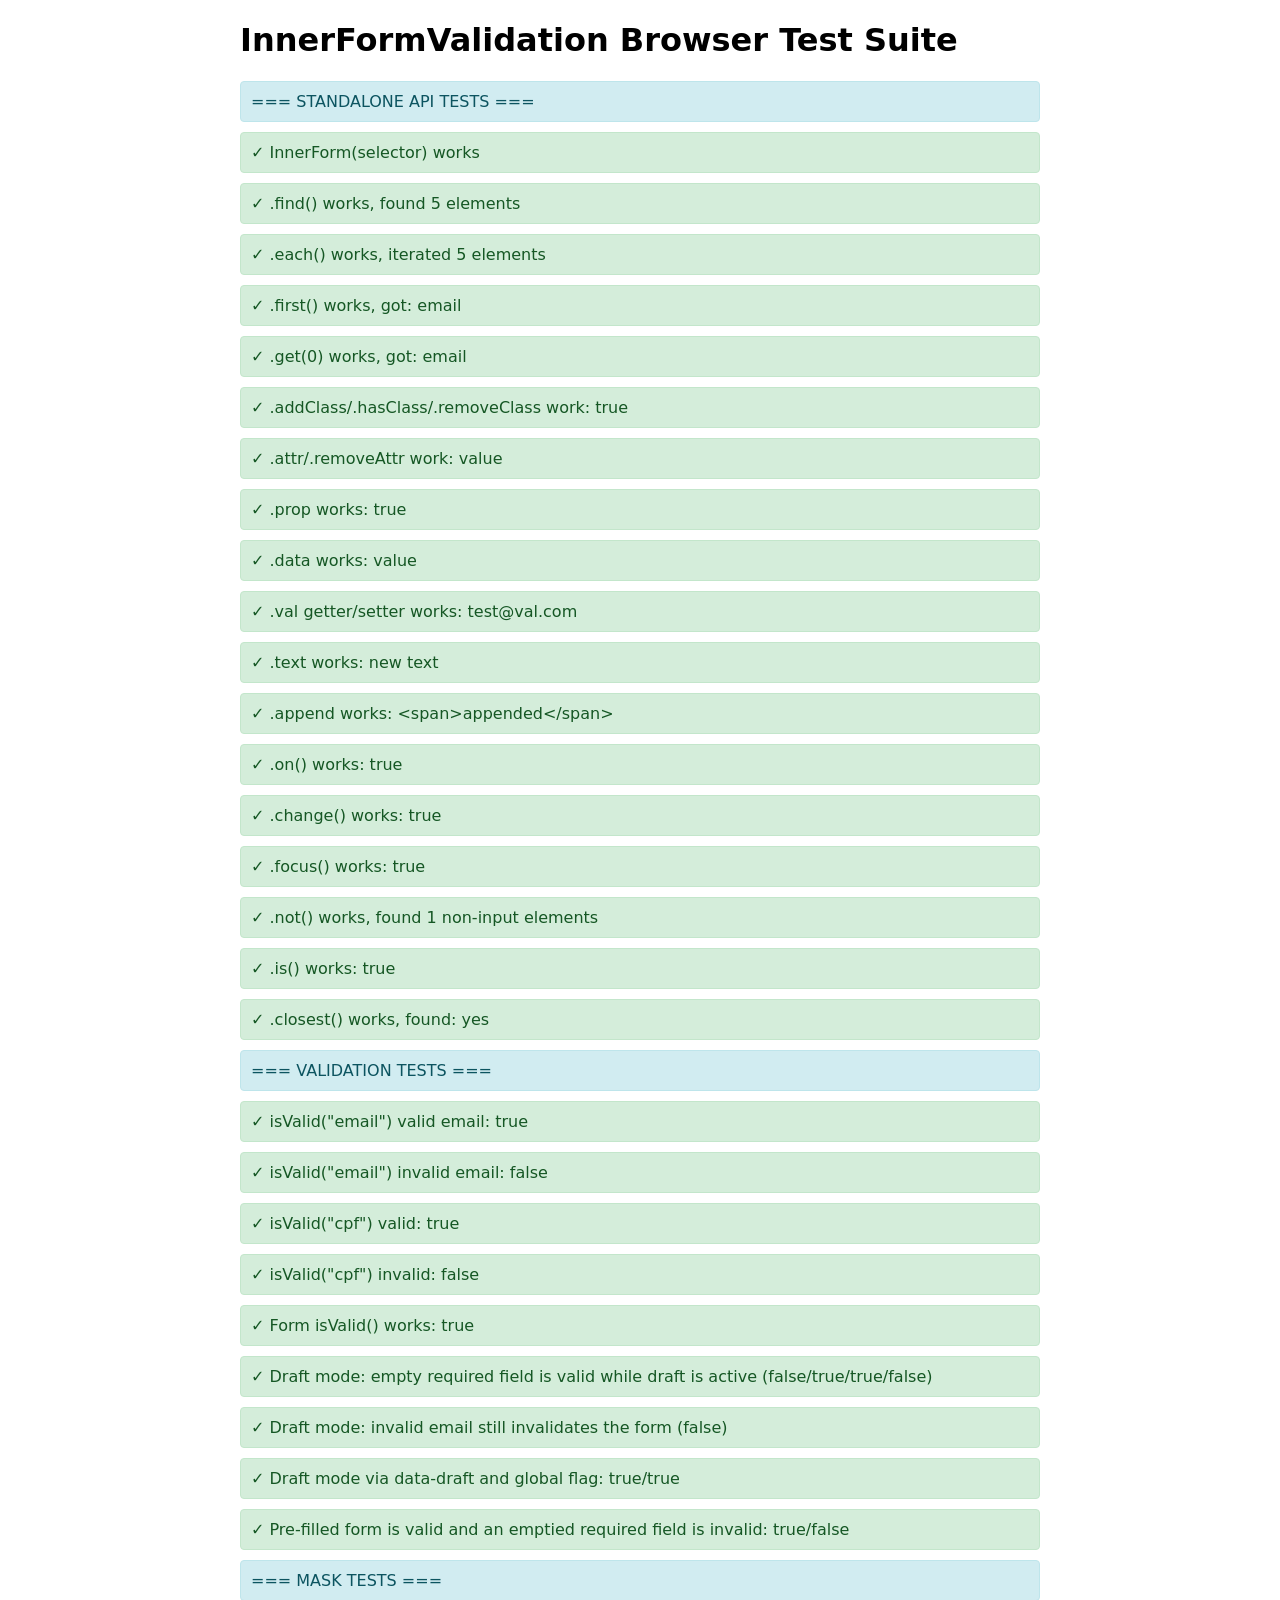
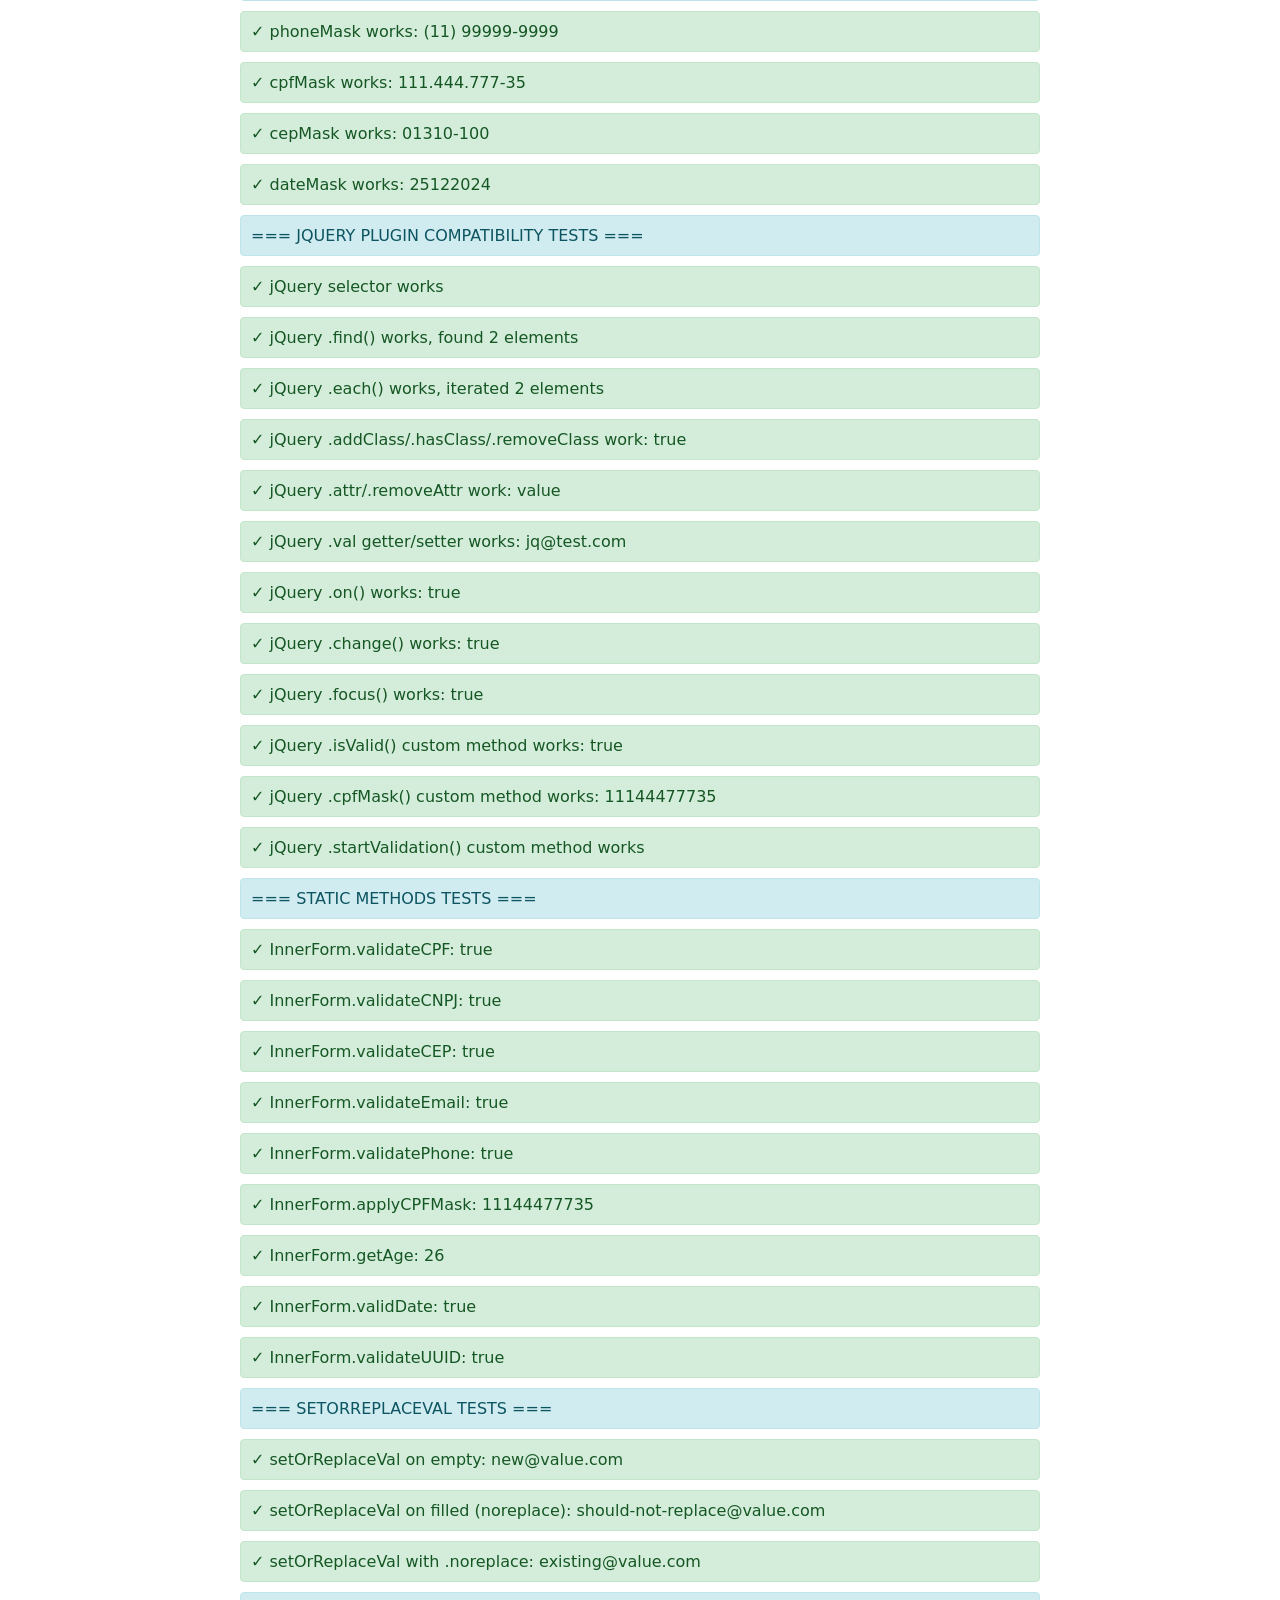
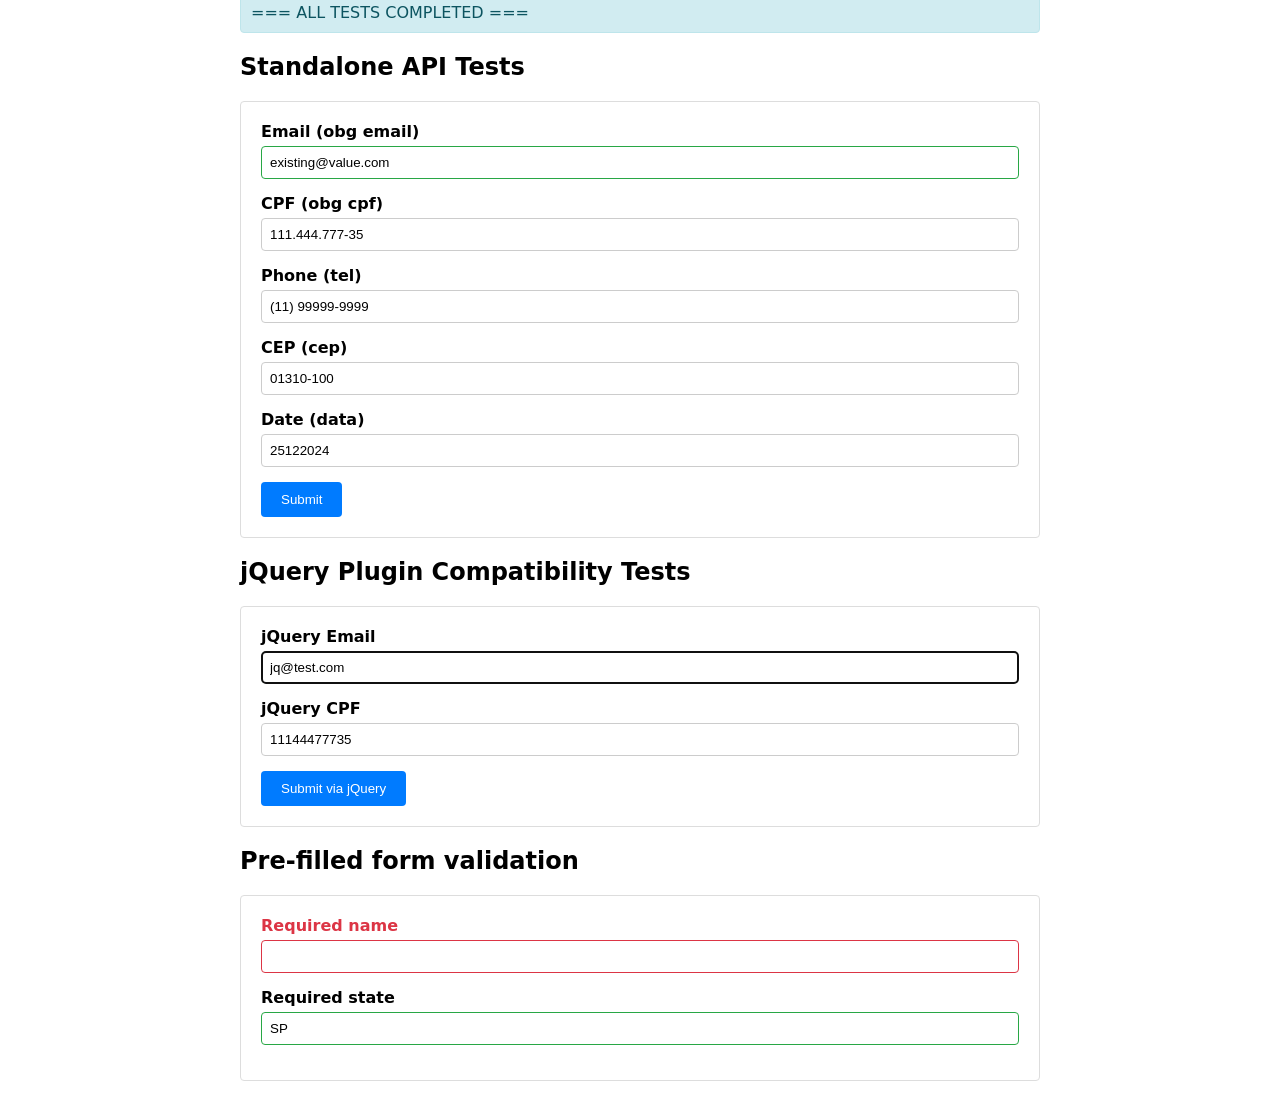
<file: test-browser.html>
<!doctype html>
<html lang="pt-BR">

<head>
    <meta charset="utf-8">
    <meta name="viewport" content="width=device-width,initial-scale=1">
    <title>InnerFormValidation Browser Test</title>
    <script src="https://code.jquery.com/jquery-3.7.1.min.js"></script>
    <script src="InnerFormValidation.js"></script>
    <style>
        body {
            font-family: system-ui, sans-serif;
            max-width: 800px;
            margin: 20px auto;
            padding: 0 20px;
        }

        .test {
            padding: 10px;
            margin: 10px 0;
            border-radius: 4px;
        }

        .pass {
            background: #d4edda;
            border: 1px solid #c3e6cb;
            color: #155724;
        }

        .fail {
            background: #f8d7da;
            border: 1px solid #f5c6cb;
            color: #721c24;
        }

        .info {
            background: #d1ecf1;
            border: 1px solid #bee5eb;
            color: #0c5460;
        }

        form {
            border: 1px solid #ddd;
            padding: 20px;
            margin: 20px 0;
            border-radius: 4px;
        }

        .form-group {
            margin-bottom: 15px;
        }

        label {
            display: block;
            margin-bottom: 5px;
            font-weight: bold;
        }

        input,
        select {
            width: 100%;
            padding: 8px;
            border: 1px solid #ccc;
            border-radius: 4px;
            box-sizing: border-box;
        }

        .error {
            border-color: #dc3545 !important;
        }

        .success {
            border-color: #28a745 !important;
        }

        .has-error {
            color: #dc3545;
        }

        button {
            padding: 10px 20px;
            background: #007bff;
            color: white;
            border: none;
            border-radius: 4px;
            cursor: pointer;
        }

        button:hover {
            background: #0056b3;
        }

        #results {
            margin-top: 20px;
        }
    </style>
</head>

<body>
    <h1>InnerFormValidation Browser Test Suite</h1>
    <div id="results"></div>

    <h2>Standalone API Tests</h2>
    <form id="test-form" class="validate">
        <div class="form-group">
            <label>Email (obg email)</label>
            <input type="email" name="email" class="obg email" placeholder="test@example.com">
        </div>
        <div class="form-group">
            <label>CPF (obg cpf)</label>
            <input type="text" name="cpf" class="obg cpf" placeholder="000.000.000-00">
        </div>
        <div class="form-group">
            <label>Phone (tel)</label>
            <input type="text" name="phone" class="tel" placeholder="(11) 99999-9999">
        </div>
        <div class="form-group">
            <label>CEP (cep)</label>
            <input type="text" name="cep" class="cep autocomplete cep" placeholder="00000-000">
        </div>
        <div class="form-group">
            <label>Date (data)</label>
            <input type="text" name="date" class="data" placeholder="DD/MM/YYYY">
        </div>
        <button type="submit">Submit</button>
    </form>

    <h2>jQuery Plugin Compatibility Tests</h2>
    <form id="jquery-form">
        <div class="form-group">
            <label>jQuery Email</label>
            <input type="email" name="email" class="obg email" placeholder="test@example.com">
        </div>
        <div class="form-group">
            <label>jQuery CPF</label>
            <input type="text" name="cpf" class="obg cpf" placeholder="000.000.000-00">
        </div>
        <button type="submit">Submit via jQuery</button>
    </form>

    <h2>Pre-filled form validation</h2>
    <form id="prefilled-form" class="validate" novalidate>
        <div class="form-group">
            <label>Required name</label>
            <input type="text" name="name" class="obg" value="Evento já carregado">
        </div>
        <div class="form-group">
            <label>Required state</label>
            <input type="text" name="state" class="obg uf" value="SP">
        </div>
    </form>

    <script>
        function log(msg, isError) {
            var div = document.createElement('div');
            div.className = 'test ' + (isError ? 'fail' : 'pass');
            div.textContent = msg;
            document.getElementById('results').appendChild(div);
        }

        function logInfo(msg) {
            var div = document.createElement('div');
            div.className = 'test info';
            div.textContent = msg;
            document.getElementById('results').appendChild(div);
        }

        // ============================================
        // Test 1: Standalone API
        // ============================================
        logInfo('=== STANDALONE API TESTS ===');

        try {
            var form = InnerForm('#test-form');
            log('✓ InnerForm(selector) works');
        } catch (e) { log('✗ InnerForm(selector) failed: ' + e.message, true); }

        try {
            var inputs = InnerForm('#test-form').find('input');
            log('✓ .find() works, found ' + inputs.length + ' elements');
        } catch (e) { log('✗ .find() failed: ' + e.message, true); }

        try {
            var count = 0;
            InnerForm('#test-form input').each(function () { count++; });
            log('✓ .each() works, iterated ' + count + ' elements');
        } catch (e) { log('✗ .each() failed: ' + e.message, true); }

        try {
            var el = InnerForm('#test-form input').first();
            log('✓ .first() works, got: ' + (el.get(0) ? el.get(0).name : 'none'));
        } catch (e) { log('✗ .first() failed: ' + e.message, true); }

        try {
            var el = InnerForm('#test-form input[name="email"]').get(0);
            log('✓ .get(0) works, got: ' + (el ? el.name : 'none'));
        } catch (e) { log('✗ .get(0) failed: ' + e.message, true); }

        try {
            InnerForm('#test-form input[name="email"]').addClass('test-class');
            var has = InnerForm('#test-form input[name="email"]').hasClass('test-class');
            InnerForm('#test-form input[name="email"]').removeClass('test-class');
            log('✓ .addClass/.hasClass/.removeClass work: ' + has);
        } catch (e) { log('✗ Class methods failed: ' + e.message, true); }

        try {
            InnerForm('#test-form input[name="email"]').attr('data-test', 'value');
            var attr = InnerForm('#test-form input[name="email"]').attr('data-test');
            InnerForm('#test-form input[name="email"]').removeAttr('data-test');
            log('✓ .attr/.removeAttr work: ' + attr);
        } catch (e) { log('✗ Attr methods failed: ' + e.message, true); }

        try {
            InnerForm('#test-form input[name="email"]').prop('disabled', true);
            var prop = InnerForm('#test-form input[name="email"]').prop('disabled');
            InnerForm('#test-form input[name="email"]').prop('disabled', false);
            log('✓ .prop works: ' + prop);
        } catch (e) { log('✗ Prop methods failed: ' + e.message, true); }

        try {
            InnerForm('#test-form input[name="email"]').data('key', 'value');
            var data = InnerForm('#test-form input[name="email"]').data('key');
            log('✓ .data works: ' + data);
        } catch (e) { log('✗ Data methods failed: ' + e.message, true); }

        try {
            InnerForm('#test-form input[name="email"]').val('test@val.com');
            var val = InnerForm('#test-form input[name="email"]').val();
            log('✓ .val getter/setter works: ' + val);
        } catch (e) { log('✗ Val methods failed: ' + e.message, true); }

        try {
            InnerForm('#test-form input[name="email"]').text('new text');
            var text = InnerForm('#test-form input[name="email"]').text();
            log('✓ .text works: ' + text);
        } catch (e) { log('✗ Text methods failed: ' + e.message, true); }

        try {
            var div = document.createElement('div');
            div.id = 'append-test';
            document.body.appendChild(div);
            InnerForm('#append-test').append('<span>appended</span>');
            var html = document.getElementById('append-test').innerHTML;
            document.getElementById('append-test').remove();
            log('✓ .append works: ' + html);
        } catch (e) { log('✗ Append failed: ' + e.message, true); }

        try {
            var triggered = false;
            InnerForm('#test-form input[name="email"]').on('custom-event', function () { triggered = true; });
            InnerForm('#test-form input[name="email"]').get(0).dispatchEvent(new Event('custom-event'));
            log('✓ .on() works: ' + triggered);
        } catch (e) { log('✗ On failed: ' + e.message, true); }

        try {
            var triggered = false;
            InnerForm('#test-form input[name="email"]').change(function () { triggered = true; });
            InnerForm('#test-form input[name="email"]').get(0).dispatchEvent(new Event('change'));
            log('✓ .change() works: ' + triggered);
        } catch (e) { log('✗ Change failed: ' + e.message, true); }

        try {
            var focused = false;
            InnerForm('#test-form input[name="email"]').focus(function () { focused = true; });
            InnerForm('#test-form input[name="email"]').get(0).focus();
            log('✓ .focus() works: ' + focused);
        } catch (e) { log('✗ Focus failed: ' + e.message, true); }

        try {
            var notInputs = InnerForm('#test-form').not('input');
            log('✓ .not() works, found ' + notInputs.length + ' non-input elements');
        } catch (e) { log('✗ Not failed: ' + e.message, true); }

        try {
            var isInput = InnerForm('#test-form input[name="email"]').is('input');
            log('✓ .is() works: ' + isInput);
        } catch (e) { log('✗ Is failed: ' + e.message, true); }

        try {
            var closest = InnerForm('#test-form input[name="email"]').closest('.form-group');
            log('✓ .closest() works, found: ' + (closest.length ? 'yes' : 'no'));
        } catch (e) { log('✗ Closest failed: ' + e.message, true); }

        // ============================================
        // Test 2: Validation Methods
        // ============================================
        logInfo('=== VALIDATION TESTS ===');

        try {
            InnerForm('#test-form input[name="email"]').val('valid@email.com');
            var valid = InnerForm('#test-form input[name="email"]').isValid('email');
            log('✓ isValid("email") valid email: ' + valid);
        } catch (e) { log('✗ isValid email failed: ' + e.message, true); }

        try {
            InnerForm('#test-form input[name="email"]').val('invalid-email');
            var valid = InnerForm('#test-form input[name="email"]').isValid('email');
            log('✓ isValid("email") invalid email: ' + valid);
        } catch (e) { log('✗ isValid invalid email failed: ' + e.message, true); }

        try {
            InnerForm('#test-form input[name="cpf"]').val('111.444.777-35');
            var valid = InnerForm('#test-form input[name="cpf"]').isValid('cpf');
            log('✓ isValid("cpf") valid: ' + valid);
        } catch (e) { log('✗ isValid cpf failed: ' + e.message, true); }

        try {
            InnerForm('#test-form input[name="cpf"]').val('123.456.789-00');
            var valid = InnerForm('#test-form input[name="cpf"]').isValid('cpf');
            log('✓ isValid("cpf") invalid: ' + valid);
        } catch (e) { log('✗ isValid invalid cpf failed: ' + e.message, true); }

        try {
            var formValid = InnerForm('#test-form').isValid();
            log('✓ Form isValid() works: ' + formValid);
        } catch (e) { log('✗ Form isValid failed: ' + e.message, true); }

        try {
            // Modo rascunho: apenas a validacao de obrigatorio e' ignorada
            InnerForm('#test-form input[name="email"]').val('valid@email.com');
            InnerForm('#test-form input[name="cpf"]').val('');
            var testForm = document.getElementById('test-form');
            Array.prototype.forEach.call(testForm.elements, function (input) {
                input.classList.add('prevFocus');
            });
            var draftApiAvailable = typeof InnerForm(testForm).draft === 'function'
                && typeof InnerForm(testForm).undraft === 'function'
                && typeof InnerForm(testForm).isDraft === 'function';
            var beforeDraft = InnerForm(testForm).isValid();
            InnerForm(testForm).draft();
            var draftActive = InnerForm(testForm).isDraft();
            var duringDraft = InnerForm(testForm).isValid();
            InnerForm(testForm).undraft();
            var afterUndraft = InnerForm(testForm).isValid();
            log(
                '✓ Draft mode: empty required field is valid while draft is active (' + beforeDraft + '/' + draftActive + '/' + duringDraft + '/' + afterUndraft + ')',
                !draftApiAvailable || beforeDraft !== false || draftActive !== true || duringDraft !== true || afterUndraft !== false
            );
        } catch (e) { log('✗ Draft mode failed: ' + e.message, true); }

        try {
            // Outras validacoes continuam valendo em modo rascunho
            InnerForm('#test-form input[name="email"]').val('invalid-email');
            InnerForm('#test-form input[name="cpf"]').val('111.444.777-35');
            var testForm = document.getElementById('test-form');
            Array.prototype.forEach.call(testForm.elements, function (input) {
                input.classList.add('prevFocus');
            });
            InnerForm(testForm).draft();
            var invalidEmailInDraft = InnerForm(testForm).isValid();
            InnerForm(testForm).undraft();
            log(
                '✓ Draft mode: invalid email still invalidates the form (' + invalidEmailInDraft + ')',
                invalidEmailInDraft !== false
            );
        } catch (e) { log('✗ Draft mode other validations failed: ' + e.message, true); }

        try {
            // data-draft attribute e flag global InnerForm.draftMode
            InnerForm('#test-form input[name="email"]').val('valid@email.com');
            InnerForm('#test-form input[name="cpf"]').val('');
            var testForm = document.getElementById('test-form');
            Array.prototype.forEach.call(testForm.elements, function (input) {
                input.classList.add('prevFocus');
            });
            testForm.setAttribute('data-draft', 'true');
            var attrDraft = InnerForm(testForm).isValid();
            testForm.removeAttribute('data-draft');
            InnerForm.draftMode = true;
            var globalDraft = InnerForm(testForm).isValid();
            InnerForm.draftMode = false;
            log(
                '✓ Draft mode via data-draft and global flag: ' + attrDraft + '/' + globalDraft,
                attrDraft !== true || globalDraft !== true
            );
        } catch (e) { log('✗ Draft mode attribute/global failed: ' + e.message, true); }

        try {
            var prefilled = document.getElementById('prefilled-form');
            Array.prototype.forEach.call(prefilled.elements, function (input) {
                input.classList.add('prevFocus');
            });
            var prefilledValid = InnerForm(prefilled).isValid();
            prefilled.elements.name.value = '';
            var prefilledInvalid = InnerForm(prefilled).isValid();
            log(
                '✓ Pre-filled form is valid and an emptied required field is invalid: ' + prefilledValid + '/' + prefilledInvalid,
                prefilledValid !== true || prefilledInvalid !== false
            );
        } catch (e) { log('✗ Pre-filled form validation failed: ' + e.message, true); }

        // ============================================
        // Test 3: Mask Methods
        // ============================================
        logInfo('=== MASK TESTS ===');

        try {
            InnerForm('#test-form input[name="phone"]').phoneMask();
            InnerForm('#test-form input[name="phone"]').val('11999999999');
            InnerForm('#test-form input[name="phone"]').get(0).dispatchEvent(new Event('input'));
            var val = InnerForm('#test-form input[name="phone"]').val();
            log('✓ phoneMask works: ' + val);
        } catch (e) { log('✗ phoneMask failed: ' + e.message, true); }

        try {
            InnerForm('#test-form input[name="cpf"]').cpfMask();
            InnerForm('#test-form input[name="cpf"]').val('11144477735');
            InnerForm('#test-form input[name="cpf"]').get(0).dispatchEvent(new Event('input'));
            var val = InnerForm('#test-form input[name="cpf"]').val();
            log('✓ cpfMask works: ' + val);
        } catch (e) { log('✗ cpfMask failed: ' + e.message, true); }

        try {
            InnerForm('#test-form input[name="cep"]').cepMask();
            InnerForm('#test-form input[name="cep"]').val('01310100');
            InnerForm('#test-form input[name="cep"]').get(0).dispatchEvent(new Event('input'));
            var val = InnerForm('#test-form input[name="cep"]').val();
            log('✓ cepMask works: ' + val);
        } catch (e) { log('✗ cepMask failed: ' + e.message, true); }

        try {
            InnerForm('#test-form input[name="date"]').dateMask();
            InnerForm('#test-form input[name="date"]').val('25122024');
            InnerForm('#test-form input[name="date"]').get(0).dispatchEvent(new Event('input'));
            var val = InnerForm('#test-form input[name="date"]').val();
            log('✓ dateMask works: ' + val);
        } catch (e) { log('✗ dateMask failed: ' + e.message, true); }

        // ============================================
        // Test 4: jQuery Plugin Compatibility
        // ============================================
        logInfo('=== JQUERY PLUGIN COMPATIBILITY TESTS ===');

        try {
            var $form = $('#jquery-form');
            log('✓ jQuery selector works');
        } catch (e) { log('✗ jQuery selector failed: ' + e.message, true); }

        try {
            var $inputs = $('#jquery-form input');
            log('✓ jQuery .find() works, found ' + $inputs.length + ' elements');
        } catch (e) { log('✗ jQuery find failed: ' + e.message, true); }

        try {
            var count = 0;
            $('#jquery-form input').each(function () { count++; });
            log('✓ jQuery .each() works, iterated ' + count + ' elements');
        } catch (e) { log('✗ jQuery each failed: ' + e.message, true); }

        try {
            $('#jquery-form input[name="email"]').addClass('test-jq');
            var has = $('#jquery-form input[name="email"]').hasClass('test-jq');
            $('#jquery-form input[name="email"]').removeClass('test-jq');
            log('✓ jQuery .addClass/.hasClass/.removeClass work: ' + has);
        } catch (e) { log('✗ jQuery class methods failed: ' + e.message, true); }

        try {
            $('#jquery-form input[name="email"]').attr('data-jq', 'value');
            var attr = $('#jquery-form input[name="email"]').attr('data-jq');
            $('#jquery-form input[name="email"]').removeAttr('data-jq');
            log('✓ jQuery .attr/.removeAttr work: ' + attr);
        } catch (e) { log('✗ jQuery attr methods failed: ' + e.message, true); }

        try {
            $('#jquery-form input[name="email"]').val('jq@test.com');
            var val = $('#jquery-form input[name="email"]').val();
            log('✓ jQuery .val getter/setter works: ' + val);
        } catch (e) { log('✗ jQuery val methods failed: ' + e.message, true); }

        try {
            var triggered = false;
            $('#jquery-form').on('submit', function (e) { e.preventDefault(); triggered = true; });
            $('#jquery-form').trigger('submit');
            log('✓ jQuery .on() works: ' + triggered);
        } catch (e) { log('✗ jQuery on failed: ' + e.message, true); }

        try {
            var triggered = false;
            $('#jquery-form input[name="email"]').change(function () { triggered = true; });
            $('#jquery-form input[name="email"]').trigger('change');
            log('✓ jQuery .change() works: ' + triggered);
        } catch (e) { log('✗ jQuery change failed: ' + e.message, true); }

        try {
            var focused = false;
            $('#jquery-form input[name="email"]').focus(function () { focused = true; });
            $('#jquery-form input[name="email"]').trigger('focus');
            log('✓ jQuery .focus() works: ' + focused);
        } catch (e) { log('✗ jQuery focus failed: ' + e.message, true); }

        // Test InnerForm custom methods on jQuery objects
        try {
            var valid = $('#jquery-form input[name="email"]').isValid('email');
            log('✓ jQuery .isValid() custom method works: ' + valid);
        } catch (e) { log('✗ jQuery isValid failed: ' + e.message, true); }

        try {
            $('#jquery-form input[name="cpf"]').cpfMask();
            $('#jquery-form input[name="cpf"]').val('11144477735');
            $('#jquery-form input[name="cpf"]').trigger('input');
            var val = $('#jquery-form input[name="cpf"]').val();
            log('✓ jQuery .cpfMask() custom method works: ' + val);
        } catch (e) { log('✗ jQuery cpfMask failed: ' + e.message, true); }

        try {
            $('#jquery-form').startValidation();
            log('✓ jQuery .startValidation() custom method works');
        } catch (e) { log('✗ jQuery startValidation failed: ' + e.message, true); }

        // ============================================
        // Test 5: Static Methods
        // ============================================
        logInfo('=== STATIC METHODS TESTS ===');

        try {
            var valid = InnerForm.validateCPF('111.444.777-35');
            log('✓ InnerForm.validateCPF: ' + valid);
        } catch (e) { log('✗ validateCPF failed: ' + e.message, true); }

        try {
            var valid = InnerForm.validateCNPJ('11.222.333/0001-81');
            log('✓ InnerForm.validateCNPJ: ' + valid);
        } catch (e) { log('✗ validateCNPJ failed: ' + e.message, true); }

        try {
            var valid = InnerForm.validateCEP('01310-100');
            log('✓ InnerForm.validateCEP: ' + valid);
        } catch (e) { log('✗ validateCEP failed: ' + e.message, true); }

        try {
            var valid = InnerForm.validateEmail('test@example.com');
            log('✓ InnerForm.validateEmail: ' + valid);
        } catch (e) { log('✗ validateEmail failed: ' + e.message, true); }

        try {
            var valid = InnerForm.validatePhone('(11) 99999-9999');
            log('✓ InnerForm.validatePhone: ' + valid);
        } catch (e) { log('✗ validatePhone failed: ' + e.message, true); }

        try {
            var masked = '11144477735';
            InnerForm.applyCPFMask({ value: masked });
            log('✓ InnerForm.applyCPFMask: ' + masked);
        } catch (e) { log('✗ applyCPFMask failed: ' + e.message, true); }

        try {
            var age = InnerForm.getAge('01/01/2000');
            log('✓ InnerForm.getAge: ' + age);
        } catch (e) { log('✗ getAge failed: ' + e.message, true); }

        try {
            var valid = InnerForm.validDate('25/12/2024');
            log('✓ InnerForm.validDate: ' + valid);
        } catch (e) { log('✗ validDate failed: ' + e.message, true); }

        try {
            var valid = InnerForm.validateUUID('550e8400-e29b-41d4-a716-446655440000');
            log('✓ InnerForm.validateUUID: ' + valid);
        } catch (e) { log('✗ validateUUID failed: ' + e.message, true); }

        // ============================================
        // Test 6: setOrReplaceVal
        // ============================================
        logInfo('=== SETORREPLACEVAL TESTS ===');

        try {
            var $input = $('#test-form input[name="email"]');
            $input.val('');
            $input.setOrReplaceVal('new@value.com');
            var val = $input.val();
            log('✓ setOrReplaceVal on empty: ' + val);
        } catch (e) { log('✗ setOrReplaceVal empty failed: ' + e.message, true); }

        try {
            var $input = $('#test-form input[name="email"]');
            $input.val('existing@value.com');
            $input.setOrReplaceVal('should-not-replace@value.com');
            var val = $input.val();
            log('✓ setOrReplaceVal on filled (noreplace): ' + val);
        } catch (e) { log('✗ setOrReplaceVal filled failed: ' + e.message, true); }

        try {
            var $input = $('#test-form input[name="email"]');
            $input.val('existing@value.com');
            $input.addClass('noreplace');
            $input.setOrReplaceVal('should-replace@value.com');
            var val = $input.val();
            log('✓ setOrReplaceVal with .noreplace: ' + val);
            $input.removeClass('noreplace');
        } catch (e) { log('✗ setOrReplaceVal noreplace failed: ' + e.message, true); }

        logInfo('=== ALL TESTS COMPLETED ===');
    </script>
</body>

</html>
</file>
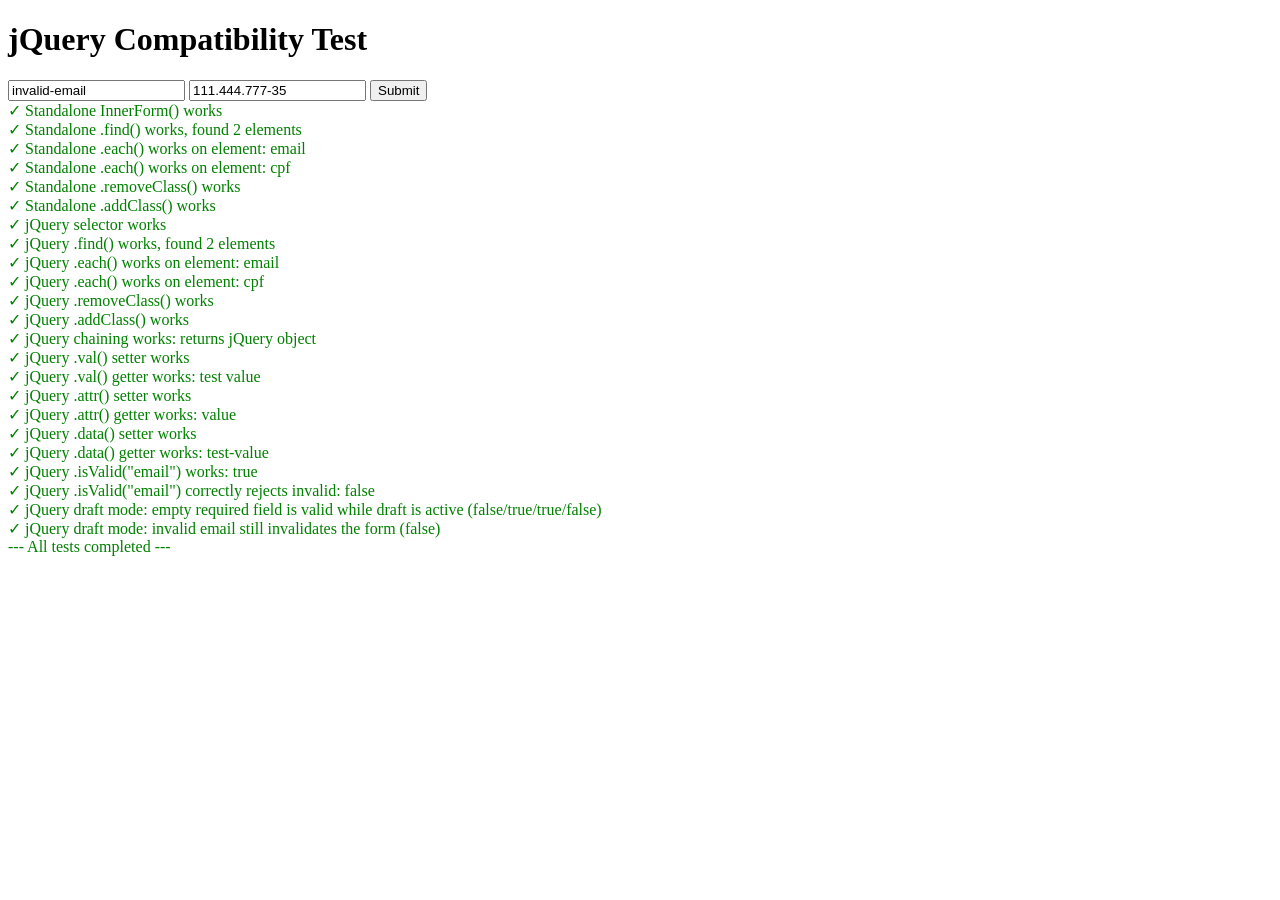
<file: test-jquery-compat.html>
<!doctype html>
<html lang="pt-BR">

<head>
    <meta charset="utf-8">
    <meta name="viewport" content="width=device-width,initial-scale=1">
    <title>InnerFormValidation jQuery Compatibility Test</title>
    <script src="https://code.jquery.com/jquery-3.7.1.min.js"></script>
    <script src="InnerFormValidation.js"></script>
</head>

<body>
    <h1>jQuery Compatibility Test</h1>
    <form id="test-form" class="validate">
        <input type="text" class="obg email" name="email" placeholder="Email">
        <input type="text" class="obg cpf" name="cpf" placeholder="CPF">
        <button type="submit">Submit</button>
    </form>
    <div id="results"></div>

    <script>
        function log(msg, isError) {
            var div = document.createElement('div');
            div.textContent = msg;
            div.style.color = isError ? 'red' : 'green';
            document.getElementById('results').appendChild(div);
        }

        // Test 1: Standalone API
        try {
            var standalone = InnerForm('#test-form');
            log('✓ Standalone InnerForm() works');

            var elements = standalone.find('input');
            log('✓ Standalone .find() works, found ' + elements.length + ' elements');

            elements.each(function () {
                log('  ✓ Standalone .each() works on element: ' + this.name);
            });

            standalone.on('submit', function (e) {
                e.preventDefault();
                log('✓ Standalone .on() works');
            });

            standalone.removeClass('validate');
            log('✓ Standalone .removeClass() works');
            standalone.addClass('validate');
            log('✓ Standalone .addClass() works');
        } catch (e) {
            log('✗ Standalone API error: ' + e.message, true);
        }

        // Test 2: jQuery plugin compatibility
        try {
            var $form = $('#test-form');
            log('✓ jQuery selector works');

            var $inputs = $form.find('input');
            log('✓ jQuery .find() works, found ' + $inputs.length + ' elements');

            $inputs.each(function () {
                log('  ✓ jQuery .each() works on element: ' + this.name);
            });

            $form.on('submit', function (e) {
                e.preventDefault();
                log('✓ jQuery .on() works');
            });

            $form.removeClass('validate');
            log('✓ jQuery .removeClass() works');
            $form.addClass('validate');
            log('✓ jQuery .addClass() works');

            // Test chaining
            var chained = $form.addClass('test-class').removeClass('test-class');
            log('✓ jQuery chaining works: ' + (chained === $form ? 'returns jQuery object' : 'broken'));

        } catch (e) {
            log('✗ jQuery plugin error: ' + e.message, true);
        }

        // Test 3: InnerForm methods on jQuery objects
        try {
            var $inputs = $('#test-form input');
            $inputs.val('test value');
            log('✓ jQuery .val() setter works');

            var val = $inputs.first().val();
            log('✓ jQuery .val() getter works: ' + val);

            $inputs.attr('data-test', 'value');
            log('✓ jQuery .attr() setter works');

            var attr = $inputs.first().attr('data-test');
            log('✓ jQuery .attr() getter works: ' + attr);

            $inputs.data('test-key', 'test-value');
            log('✓ jQuery .data() setter works');

            var data = $inputs.first().data('test-key');
            log('✓ jQuery .data() getter works: ' + data);

        } catch (e) {
            log('✗ jQuery InnerForm methods error: ' + e.message, true);
        }

        // Test 4: Validation methods
        try {
            var $email = $('#test-form input[name="email"]');
            $email.val('test@example.com');
            var isValid = $email.isValid('email');
            log('✓ jQuery .isValid("email") works: ' + isValid);

            $email.val('invalid-email');
            isValid = $email.isValid('email');
            log('✓ jQuery .isValid("email") correctly rejects invalid: ' + isValid);

        } catch (e) {
            log('✗ jQuery validation error: ' + e.message, true);
        }

        // Test 5: Draft mode
        try {
            var $form = $('#test-form');
            $form.find('input').addClass('prevFocus');
            // Campo obrigatorio vazio: valido em modo rascunho
            $form.find('input[name="email"]').val('valid@example.com');
            $form.find('input[name="cpf"]').val('');
            var beforeDraft = $form.isValid();
            $form.draft();
            var draftActive = $form.isDraft();
            var duringDraft = $form.isValid();
            $form.undraft();
            var afterUndraft = $form.isValid();
            log(
                '✓ jQuery draft mode: empty required field is valid while draft is active (' + beforeDraft + '/' + draftActive + '/' + duringDraft + '/' + afterUndraft + ')',
                beforeDraft !== false || draftActive !== true || duringDraft !== true || afterUndraft !== false
            );
            // Outras validacoes continuam valendo em modo rascunho
            $form.find('input[name="email"]').val('invalid-email');
            $form.find('input[name="cpf"]').val('111.444.777-35');
            $form.draft();
            var invalidEmailInDraft = $form.isValid();
            $form.undraft();
            log(
                '✓ jQuery draft mode: invalid email still invalidates the form (' + invalidEmailInDraft + ')',
                invalidEmailInDraft !== false
            );
        } catch (e) {
            log('✗ jQuery draft mode error: ' + e.message, true);
        }

        log('\n--- All tests completed ---');
    </script>
</body>

</html>
</file>
<file: styles.css>
/* Complete documentation laboratory */
.layout {
    display: grid;
    grid-template-columns: 190px 1fr;
    gap: 55px
}

.toc {
    position: sticky;
    top: 100px;
    align-self: start;
    display: grid;
    gap: 9px;
    font: 12px 'Trebuchet MS', sans-serif
}

.toc strong {
    font-size: 11px;
    letter-spacing: .12em;
    text-transform: uppercase;
    color: var(--teal)
}

.toc a {
    text-decoration: none;
    color: var(--muted)
}

.content {
    min-width: 0
}

.chips {
    display: flex;
    flex-wrap: wrap;
    gap: 8px
}

.chips code {
    background: var(--lime);
    padding: 7px 10px;
    color: var(--dark)
}

.demo-block {
    border-top: 1px solid var(--line);
    padding: 32px 0
}

.demo-block header {
    display: flex;
    gap: 18px;
    margin-bottom: 22px
}

.demo-block header>span {
    font: 700 12px ui-monospace, monospace;
    color: var(--orange);
    padding-top: 6px
}

.demo-block h3 {
    font-size: 27px;
    line-height: 1;
    margin: 0 0 7px
}

.demo-block header p {
    margin: 0;
    color: var(--muted);
    font: 12px 'Trebuchet MS', sans-serif
}

.demo-grid {
    display: grid;
    grid-template-columns: 1fr;
    gap: 15px;
    align-items: end
}

.demo-grid label,
.address-form label,
.panel label {
    display: grid;
    gap: 7px;
    font: 700 11px 'Trebuchet MS', sans-serif;
    letter-spacing: .06em;
    text-transform: uppercase
}

.demo-grid input,
.address-form input,
.panel input {
    width: 100%;
    font: 16px Georgia, serif;
    padding: 11px 12px;
    border: 1px solid var(--line);
    background: #fff;
    color: var(--ink)
}

.demo-grid button {
    grid-column: 1
}

.demo-grid output {
    font: 13px 'Trebuchet MS', sans-serif
}

.demo-grid output.valid {
    color: var(--teal)
}

.demo-grid output.invalid {
    color: var(--orange)
}

.password-strength {
    font: 10px 'Trebuchet MS', sans-serif;
    color: var(--muted);
    text-transform: none;
    letter-spacing: 0
}

.integrations {
    background: var(--paper);
    color: var(--ink);
    max-width: none;
    padding-left: max(20px, calc((100% - 1120px)/2));
    padding-right: max(20px, calc((100% - 1120px)/2))
}

.integrations .eyebrow {
    color: var(--teal)
}

.integrations p {
    color: var(--muted)
}

.integration-grid {
    display: grid;
    grid-template-columns: 1fr;
    gap: 22px
}

.integration-grid article {
    border: 1px solid var(--line);
    padding: 25px
}

.integration-grid h3 {
    font-size: 29px;
    margin: 0
}

.address-form {
    display: grid;
    grid-template-columns: 1fr;
    gap: 12px
}

.address-form input {
    background: #fff;
    color: var(--ink);
    border-color: var(--line)
}

.address-form output {
    grid-column: 1/-1;
    color: var(--teal);
    font: 13px 'Trebuchet MS', sans-serif
}

.button.light {
    background: var(--lime);
    color: var(--dark);
    border: 0
}

.button.outline {
    background: transparent;
    color: var(--teal);
    border: 1px solid var(--teal)
}

.geo-actions {
    display: flex;
    flex-wrap: wrap;
    gap: 8px;
    margin: 20px 0
}

.geo-result {
    display: grid;
    grid-template-columns: auto 1fr;
    gap: 2px 12px;
    font: 13px 'Trebuchet MS', sans-serif
}

.geo-result dt {
    color: var(--teal)
}

.geo-result dd {
    margin: 0
}

.geo-result a {
    color: var(--teal)
}

.api {
    background: #e7eee5;
    max-width: none;
    padding-left: max(20px, calc((100% - 1120px)/2));
    padding-right: max(20px, calc((100% - 1120px)/2))
}

.api-list {
    border-top: 1px solid var(--line);
    display: grid;
    grid-template-columns: 1fr
}

.api-list div {
    display: grid;
    gap: 8px;
    padding: 15px;
    border-bottom: 1px solid var(--line)
}

.api-list span {
    color: var(--muted);
    font: 12px 'Trebuchet MS', sans-serif
}

.footer {
    border-top: 1px solid var(--line)
}

.configuration {
    padding-top: 55px
}

.configuration-grid {
    display: grid;
    grid-template-columns: 1fr;
    gap: 20px;
    margin-top: 20px
}

.config-table {
    width: 100%;
    border-collapse: collapse;
    font-size: 14px
}

.config-table th,
.config-table td {
    padding: 12px 0;
    border-bottom: 1px solid var(--line);
    text-align: left;
    vertical-align: top
}

.config-table th {
    width: 34%;
    padding-right: 12px;
    font-weight: 400
}

.data-panel {
    margin-top: 20px
}

.data-table {
    border-top: 1px solid var(--line)
}

.data-table div {
    display: grid;
    grid-template-columns: 1fr;
    gap: 4px;
    padding: 13px 0;
    border-bottom: 1px solid var(--line)
}

.data-table span {
    color: var(--muted)
}

@media(max-width:760px) {
    .layout {
        display: block
    }

    .toc {
        position: static;
        display: flex;
        overflow: auto;
        padding: 12px 0;
        border-bottom: 1px solid var(--line);
        margin-bottom: 20px
    }

    .toc strong {
        display: none
    }

    .toc a {
        white-space: nowrap;
        margin-right: 14px
    }

    .demo-grid,
    .integration-grid,
    .configuration-grid,
    .api-list {
        grid-template-columns: 1fr
    }

    .data-table div {
        grid-template-columns: 1fr;
        gap: 4px
    }

    .demo-grid button {
        grid-column: auto
    }

    .integrations,
    .api {
        padding-left: 20px;
        padding-right: 20px
    }

    .integration-grid {
        gap: 14px
    }

    .geo-actions .button {
        flex: 1
    }
}

:root {
    --ink: #142321;
    --muted: #60736f;
    --paper: #f5f7f2;
    --line: #d8e1db;
    --lime: #d8f36b;
    --teal: #0d6b63;
    --orange: #ff815d;
    --dark: #102c2a;
    --white: #fff
}

* {
    box-sizing: border-box
}

html {
    scroll-behavior: smooth
}

body {
    margin: 0;
    background: var(--paper);
    color: var(--ink);
    font-family: Georgia, 'Times New Roman', serif;
    line-height: 1.55
}

a {
    color: inherit
}

.wrap {
    width: min(1120px, calc(100% - 40px));
    margin: auto
}

.topbar {
    height: 72px;
    padding: 0 max(20px, calc((100% - 1120px)/2));
    display: flex;
    align-items: center;
    gap: 30px;
    border-bottom: 1px solid var(--line);
    background: #f5f7f2ee;
    backdrop-filter: blur(14px);
    position: sticky;
    top: 0;
    z-index: 2
}

.brand {
    font: 700 17px/1 'Trebuchet MS', sans-serif;
    text-decoration: none;
    white-space: nowrap
}

.brand span {
    display: inline-grid;
    place-items: center;
    background: var(--orange);
    width: 34px;
    height: 34px;
    margin-right: 8px;
    font-size: 11px;
    border-radius: 50%;
    color: #fff
}

.topbar nav {
    display: flex;
    gap: 20px;
    margin-left: auto;
    font: 12px 'Trebuchet MS', sans-serif;
    text-transform: uppercase;
    letter-spacing: .08em
}

.topbar nav a {
    text-decoration: none
}

.language select {
    border: 1px solid var(--line);
    background: transparent;
    padding: 7px;
    font: 12px 'Trebuchet MS', sans-serif
}

.hero {
    min-height: 600px;
    display: grid;
    grid-template-columns: 1fr;
    align-items: center;
    gap: 40px;
    position: relative
}

.hero:after {
    content: '';
    position: absolute;
    width: 300px;
    height: 300px;
    border: 1px solid var(--orange);
    border-radius: 50%;
    right: 7%;
    top: 18%;
    z-index: -1
}

.eyebrow {
    color: var(--teal);
    font: 700 11px 'Trebuchet MS', sans-serif;
    letter-spacing: .18em;
    text-transform: uppercase
}

.hero h1 {
    font-size: clamp(44px, 7vw, 82px);
    line-height: .96;
    letter-spacing: 0;
    margin: 20px 0;
    max-width: 750px
}

.lede {
    font-size: 20px;
    color: var(--muted);
    max-width: 610px
}

.actions {
    display: flex;
    gap: 12px;
    margin-top: 30px
}

.button {
    border: 0;
    padding: 13px 19px;
    font: 700 13px 'Trebuchet MS', sans-serif;
    cursor: pointer;
    text-decoration: none;
    display: inline-block
}

.primary {
    background: var(--teal);
    color: #fff
}

.ghost {
    border: 1px solid var(--ink)
}

.hero-note {
    justify-self: end;
    width: 100%;
    max-width: 100%;
    min-width: 0;
    display: flex;
    flex-direction: column;
    gap: 10px;
    font-family: 'Trebuchet MS', sans-serif;
    transform: none;
    border-left: 2px solid var(--orange);
    padding: 18px 24px
}

.hero-note code,
.hero-note small {
    color: var(--muted)
}

.hero-note pre {
    width: 100%;
    min-width: 0;
    white-space: pre-wrap;
    overflow-wrap: anywhere
}

.cdn-strip {
    display: grid;
    grid-template-columns: 1fr;
    gap: 20px;
    align-items: center;
    padding: 28px 32px;
    border-top: 3px solid var(--teal);
    border-bottom: 1px solid var(--line);
    background: #e7eee5
}

.cdn-strip h2 {
    margin: 5px 0 8px;
    font-size: 32px;
    line-height: 1
}

.cdn-strip p {
    margin: 0;
    color: var(--muted)
}

.cdn-strip .eyebrow {
    margin: 0;
}

.cdn-strip pre {
    margin: 0;
    min-width: 0;
    white-space: pre-wrap;
    overflow-wrap: anywhere
}

.dot {
    width: 11px;
    height: 11px;
    background: var(--lime);
    border-radius: 50%
}

.section {
    padding: 100px 0
}

.section-heading {
    max-width: 690px;
    margin-bottom: 35px
}

.section h2 {
    font-size: 48px;
    line-height: 1;
    margin: 8px 0 15px
}

.columns {
    display: grid;
    grid-template-columns: 1fr;
    gap: 20px
}

#callbacks .columns,
#css-variaveis .columns {
    grid-template-columns: minmax(0, 760px)
}

.panel,
.demo-form,
.mask-grid,
.code-playground {
    border: 1px solid var(--line);
    background: var(--white);
    padding: 25px
}

.panel h3 {
    font-size: 25px;
    margin-top: 0
}

.panel p,
.section-heading p {
    color: var(--muted)
}

pre {
    padding: 18px;
    overflow: auto;
    background: var(--dark);
    color: #e8f0da;
    font: 13px/1.6 ui-monospace, SFMono-Regular, monospace
}

code {
    font-family: ui-monospace, SFMono-Regular, monospace;
    font-size: .9em
}

.tinted {
    background: #e7eee5
}

.demo-form {
    display: grid;
    grid-template-columns: 1fr;
    gap: 20px;
    align-items: end
}

.demo-form label,
.mask-grid label,
.address-form label,
.code-playground label {
    display: grid;
    gap: 7px;
    font: 700 12px 'Trebuchet MS', sans-serif;
    text-transform: uppercase;
    letter-spacing: .06em
}

.demo-form input,
.mask-grid input,
.address-form input,
.code-playground input,
.code-playground select {
    font: 16px Georgia, serif;
    padding: 12px;
    border: 1px solid var(--line);
    background: #fcfdf9;
    color: var(--ink)
}

input:focus,
select:focus {
    outline: 2px solid var(--lime);
    outline-offset: 2px
}

.hint {
    font: 11px ui-monospace, monospace;
    color: var(--muted);
    text-transform: none;
    letter-spacing: 0
}

.success {
    border-color: var(--teal) !important;
    background: #effaf2 !important
}

.error {
    border-color: var(--orange) !important;
    background: #fff1ed !important
}

.demo-form button {
    grid-column: 1
}

.demo-form output,
.address-form output,
.code-playground output {
    font: 14px 'Trebuchet MS', sans-serif;
    color: var(--teal)
}

.mask-grid {
    display: grid;
    grid-template-columns: 1fr;
    gap: 15px
}

.callout {
    border-left: 4px solid var(--orange);
    padding: 15px 20px;
    background: #fff;
    margin-top: 25px;
    color: var(--muted)
}

.dark {
    background: var(--dark);
    color: #f4f7ec
}

.dark .eyebrow {
    color: var(--lime)
}

.dark p {
    color: #bfd0c8
}

.address-form {
    display: grid;
    grid-template-columns: 1fr;
    gap: 14px
}

.address-form input {
    background: #173b37;
    color: #fff;
    border-color: #37645b
}

.light {
    background: var(--lime);
    color: var(--dark);
    justify-self: start
}

.api-table {
    border-top: 1px solid var(--line)
}

.api-table div {
    display: grid;
    grid-template-columns: 1fr;
    gap: 4px;
    padding: 14px 0;
    border-bottom: 1px solid var(--line)
}

.api-table span {
    color: var(--muted)
}

.code-playground {
    display: flex;
    align-items: end;
    gap: 15px;
    margin-top: 35px
}

.code-playground label {
    flex: 1
}

.footer {
    padding: 28px 0 45px;
    display: flex;
    gap: 25px;
    justify-content: space-between;
    font: 12px 'Trebuchet MS', sans-serif;
    color: var(--muted)
}

.footer strong {
    color: var(--ink)
}

.sr-only {
    position: absolute;
    width: 1px;
    height: 1px;
    overflow: hidden;
    clip: rect(0 0 0 0)
}

@media(max-width:760px) {
    .topbar {
        height: auto;
        min-height: 68px;
        flex-wrap: wrap;
        padding: 14px 20px;
        gap: 12px
    }

    .topbar nav {
        order: 3;
        width: 100%;
        overflow: auto;
        margin: 0;
        padding-bottom: 4px
    }

    .hero {
        min-height: 650px;
        display: block;
        padding-top: 100px
    }

    .hero-note {
        margin-top: 60px;
        justify-self: start
    }

    .hero h1 {
        font-size: 56px
    }

    .columns,
    .mask-grid {
        grid-template-columns: 1fr
    }

    .section {
        padding: 70px 0
    }

    .section h2 {
        font-size: 39px
    }

    .demo-form {
        grid-template-columns: 1fr
    }

    .demo-form button {
        grid-column: auto
    }

    .address-form {
        grid-template-columns: 1fr
    }

    .address-form label:first-child {
        grid-column: auto
    }

    .code-playground {
        display: grid
    }

    .footer {
        display: grid
    }
}

/* Field actions and narrow viewport safeguards */
html,
body {
    max-width: 100%;
    overflow-x: hidden
}

.layout,
.content,
.demo-block,
.demo-grid,
.integration-grid,
.integration-grid article,
.panel,
.hero,
.hero-copy,
.hero-note {
    min-width: 0
}

pre,
code {
    max-width: 100%
}

.field-tools {
    display: flex;
    align-items: stretch;
    width: 100%;
    min-width: 0
}

.field-tools input,
.field-tools select,
.field-tools textarea {
    min-width: 0;
    flex: 1 1 auto
}

.field-menu-trigger {
    flex: 0 0 34px;
    width: 34px;
    padding: 0;
    border: 1px solid var(--line);
    border-left: 0;
    background: #edf2e9;
    color: var(--teal);
    cursor: pointer;
    font: 700 20px/1 Georgia, serif
}

.field-menu-trigger:hover,
.field-menu-trigger[aria-expanded="true"] {
    background: var(--lime)
}

.field-menu {
    position: fixed;
    z-index: 20;
    display: grid;
    min-width: 230px;
    padding: 5px;
    border: 1px solid var(--line);
    background: #fff;
    box-shadow: 0 12px 28px #102c2a2b
}

.field-menu[hidden] {
    display: none
}

.field-menu button {
    padding: 10px 12px;
    border: 0;
    background: transparent;
    color: var(--ink);
    text-align: left;
    cursor: pointer;
    font: 12px 'Trebuchet MS', sans-serif
}

.field-menu button:hover {
    background: #e7eee5
}

@media(max-width:760px) {
    .wrap {
        width: calc(100% - 32px)
    }

    .topbar {
        padding-left: 16px;
        padding-right: 16px
    }

    .hero {
        min-height: auto;
        padding-top: 70px;
        padding-bottom: 65px
    }

    .hero h1 {
        font-size: clamp(42px, 13vw, 56px)
    }

    .hero-note {
        transform: none;
        width: 100%;
        margin-top: 40px;
        overflow: hidden
    }

    .cdn-strip {
        grid-template-columns: 1fr;
        padding: 24px 20px
    }

    .cdn-strip h2 {
        font-size: 28px
    }

    .demo-block header {
        gap: 10px
    }

    .demo-block h3 {
        font-size: 24px
    }

    .demo-block header p {
        overflow-wrap: anywhere
    }

    .field-menu {
        min-width: min(230px, calc(100vw - 16px))
    }
}
</file>
